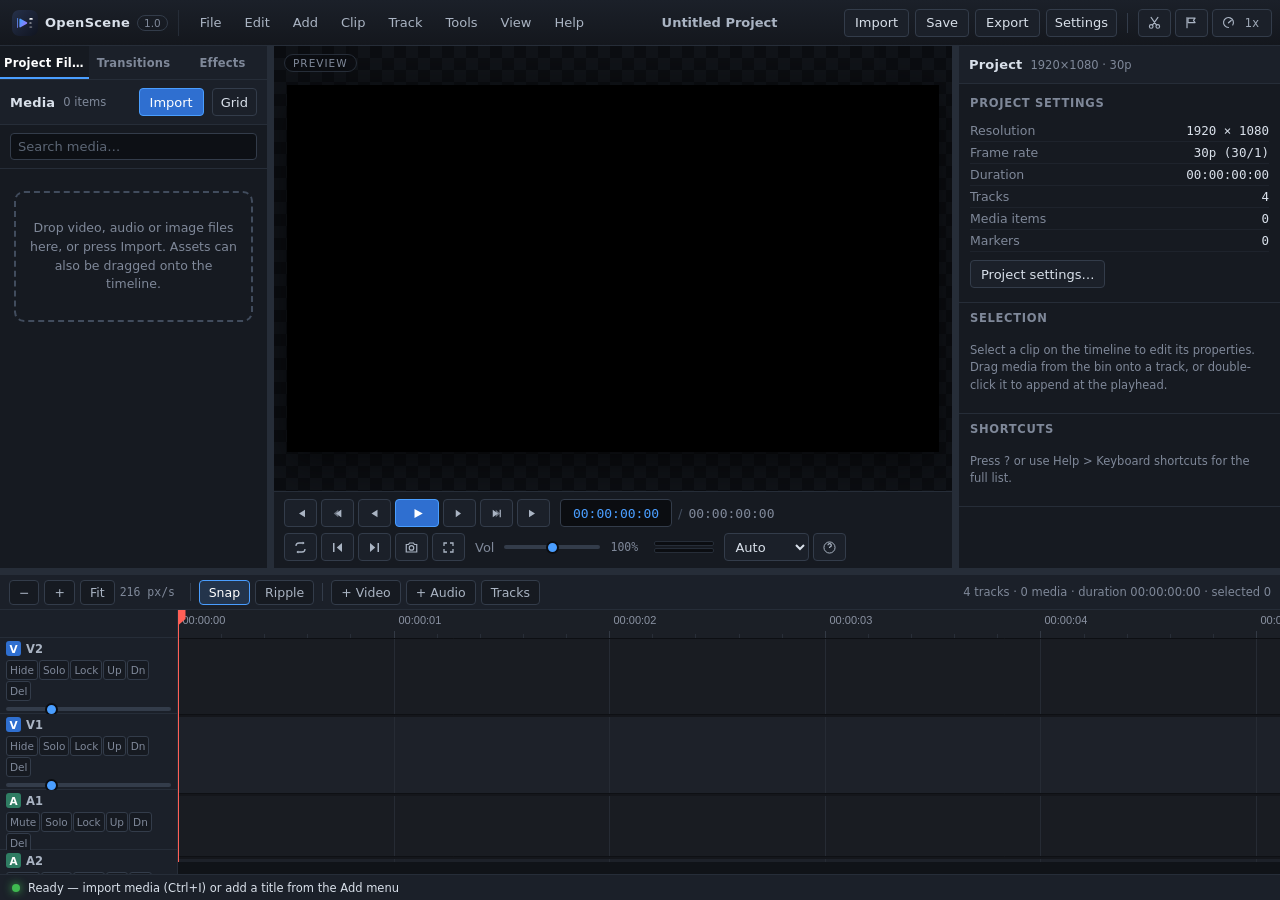
<file: index.html>
<!DOCTYPE html>
<html lang="en">
<head>
<meta charset="utf-8" />
<meta name="viewport" content="width=device-width, initial-scale=1, viewport-fit=cover, user-scalable=no" />
<meta http-equiv="X-UA-Compatible" content="IE=edge" />
<title>OpenScene — Professional open-source video editor</title>
<meta name="description" content="OpenScene is a free, open-source, professional non-linear video editor for Windows. Cut, compose, mix, title and export — entirely on your own machine." />
<meta name="color-scheme" content="dark" />
<meta name="theme-color" content="#14161b" />
<link rel="manifest" href="manifest.webmanifest" />
<link rel="icon" href="icons/icon.svg" type="image/svg+xml" />
<link rel="icon" href="icons/favicon-32.png" sizes="32x32" type="image/png" />
<link rel="apple-touch-icon" href="icons/apple-touch-icon-180.png" />
<meta name="apple-mobile-web-app-capable" content="yes" />
<meta name="mobile-web-app-capable" content="yes" />
<meta name="apple-mobile-web-app-status-bar-style" content="black-translucent" />
<meta name="apple-mobile-web-app-title" content="OpenScene" />
<meta name="application-name" content="OpenScene" />
<!-- No remote content is ever loaded; every asset is local, a blob: or a data: URL. -->
<link rel="stylesheet" href="css/app.css" />
<link rel="stylesheet" href="css/mobile.css" />
</head>
<body>
<div id="app">

  <!-- ============ menu bar ============ -->
  <header id="menubar">
    <div class="brand">
      <svg class="brand-mark" viewBox="0 0 512 512" aria-hidden="true" focusable="false">
        <defs>
          <linearGradient id="brandBadge" x1="0" y1="0" x2="1" y2="1"><stop offset="0" stop-color="#26314a"/><stop offset="1" stop-color="#101420"/></linearGradient>
          <linearGradient id="brandAccent" x1="0.1" y1="0" x2="1" y2="0.6"><stop offset="0" stop-color="#4a9eff"/><stop offset="1" stop-color="#8f7bff"/></linearGradient>
        </defs>
        <rect x="0" y="0" width="512" height="512" rx="112" fill="url(#brandBadge)"/>
        <rect x="103" y="158" width="16" height="196" rx="8" fill="url(#brandAccent)"/>
        <rect x="341" y="158" width="68" height="34" rx="17" fill="#fff" fill-opacity="0.92"/>
        <rect x="341" y="239" width="46" height="34" rx="17" fill="#fff" fill-opacity="0.55"/>
        <rect x="341" y="320" width="58" height="34" rx="17" fill="#fff" fill-opacity="0.32"/>
        <path d="M160 183.96 L160 328.04 L284.97 256 Z" fill="url(#brandAccent)" stroke="url(#brandAccent)" stroke-width="30" stroke-linejoin="round"/>
      </svg>
      <span class="brand-name">OpenScene</span>
      <span class="brand-ver" id="brandVer">1.0</span>
    </div>
    <nav class="menus">
      <button class="menu-btn" id="menuFile">File</button>
      <button class="menu-btn" id="menuEdit">Edit</button>
      <button class="menu-btn" id="menuAdd">Add</button>
      <button class="menu-btn" id="menuClip">Clip</button>
      <button class="menu-btn" id="menuTrack">Track</button>
      <button class="menu-btn" id="menuTools">Tools</button>
      <button class="menu-btn" id="menuView">View</button>
      <button class="menu-btn" id="menuHelp">Help</button>
    </nav>
    <div class="doc-title" id="docTitle" title="Current project">Untitled Project</div>
    <div class="toolbar">
      <button class="btn btn-tool" id="tbImport" title="Import media (Ctrl+I)">Import</button>
      <button class="btn btn-tool" id="tbSave" title="Save project (Ctrl+S)">Save</button>
      <button class="btn btn-tool" id="tbExport" title="Export (Ctrl+E)">Export</button>
      <button class="btn btn-icon" id="tbSettings" title="Project settings">Settings</button>

      <span class="toolbar-sep" role="separator"></span>

      <!-- Edit tools. These mirror the timeline's own shortcuts (S, M) and add
           the speed control, so the common edits do not require a right-click. -->
      <div class="toolbar-group">
        <button class="tbtn" id="tbCut" title="Cut at playhead - razor (S)" aria-label="Cut at playhead">
          <svg viewBox="0 0 20 20" aria-hidden="true"><circle cx="5.6" cy="15.2" r="2.4" fill="none" stroke="currentColor" stroke-width="1.5"/><circle cx="14.4" cy="15.2" r="2.4" fill="none" stroke="currentColor" stroke-width="1.5"/><path d="M7.3 13.4 14.6 3.2M12.7 13.4 5.4 3.2" fill="none" stroke="currentColor" stroke-width="1.5" stroke-linecap="round"/></svg>
        </button>
        <button class="tbtn" id="tbMarker" title="Add marker at playhead (M)" aria-label="Add marker at playhead">
          <svg viewBox="0 0 20 20" aria-hidden="true"><path d="M4 17V3.6" fill="none" stroke="currentColor" stroke-width="1.6" stroke-linecap="round"/><path d="M5.4 4.2h9.4l-2.2 3 2.2 3H5.4z" fill="none" stroke="currentColor" stroke-width="1.5" stroke-linejoin="round"/></svg>
        </button>
        <button class="tbtn tbtn-speed" id="tbSpeed" title="Clip speed - retime the selected clip" aria-label="Clip speed">
          <svg viewBox="0 0 20 20" aria-hidden="true"><path d="M10 16.6a6.6 6.6 0 1 1 5.7-3.3" fill="none" stroke="currentColor" stroke-width="1.5" stroke-linecap="round"/><path d="M10 10.4l3.6-3.1" fill="none" stroke="currentColor" stroke-width="1.7" stroke-linecap="round"/></svg>
          <span class="speed-badge" id="tbSpeedBadge">1x</span>
        </button>
      </div>
    </div>
  </header>

  <!-- ============ left dock: project files / transitions / effects ============ -->
  <div id="main">

    <aside id="dockLeft" class="panel panel-left" aria-label="Library">
      <div class="dock-tabs" id="dockTabs" role="tablist">
        <button class="dock-tab on" id="dockTabFiles" data-dock="binPanel" role="tab">Project Files</button>
        <button class="dock-tab" id="dockTabTransitions" data-dock="transitionsPanel" role="tab">Transitions</button>
        <button class="dock-tab" id="dockTabEffects" data-dock="effectsPanel" role="tab">Effects</button>
      </div>
      <div class="dock-panes">
        <div id="binPanel" class="dock-pane on" role="tabpanel"></div>
        <div id="transitionsPanel" class="dock-pane" role="tabpanel"></div>
        <div id="effectsPanel" class="dock-pane" role="tabpanel"></div>
      </div>
    </aside>
    <div id="splitLeft" class="splitter" title="Drag to resize"></div>

    <section id="center">
      <div id="previewWrap">
        <div id="previewStage">
          <canvas id="preview" width="1280" height="720"></canvas>
          <div id="statsBox" class="stats" style="display:none"></div>
          <div class="preview-badge" id="previewBadge">Preview</div>
        </div>

        <div id="previewControls" class="transport">
          <div class="transport-row">
            <div class="transport-group">
              <button class="tbtn" id="btnStart" title="Go to start (Home)" aria-label="Go to start">
                <svg viewBox="0 0 20 20" aria-hidden="true"><path d="M6 5v10M16 5l-8 5 8 5z"/></svg>
              </button>
              <button class="tbtn" id="btnPrevEdit" title="Previous edit point (Page Up)" aria-label="Previous edit point">
                <svg viewBox="0 0 20 20" aria-hidden="true"><path d="M5 5v10M15 5l-7 5 7 5zM11 5l-6 5 6 5z" opacity="0.55"/><path d="M15 5l-7 5 7 5z"/></svg>
              </button>
              <button class="tbtn" id="btnStepBack" title="Step back one frame (Left)" aria-label="Step back one frame">
                <svg viewBox="0 0 20 20" aria-hidden="true"><path d="M14 5l-8 5 8 5z"/></svg>
              </button>
              <button class="tbtn tbtn-play" id="btnPlay" title="Play / pause (Space)" aria-label="Play or pause">
                <svg class="ic-play" viewBox="0 0 20 20" aria-hidden="true"><path d="M6 4l11 6-11 6z"/></svg>
                <svg class="ic-pause" viewBox="0 0 20 20" aria-hidden="true"><path d="M6 5h3v10H6zM11 5h3v10h-3z"/></svg>
              </button>
              <button class="tbtn" id="btnStepFwd" title="Step forward one frame (Right)" aria-label="Step forward one frame">
                <svg viewBox="0 0 20 20" aria-hidden="true"><path d="M5 5l7 5-7 5z"/></svg>
              </button>
              <button class="tbtn" id="btnNextEdit" title="Next edit point (Page Down)" aria-label="Next edit point">
                <svg viewBox="0 0 20 20" aria-hidden="true"><path d="M5 5l7 5-7 5z"/><path d="M9 5l6 5-6 5z" opacity="0.55"/><path d="M15 5v10" stroke="currentColor" stroke-width="1.6" fill="none"/></svg>
              </button>
              <button class="tbtn" id="btnEnd" title="Go to end (End)" aria-label="Go to end">
                <svg viewBox="0 0 20 20" aria-hidden="true"><path d="M14 5v10M4 5l8 5-8 5z"/></svg>
              </button>
            </div>

            <div class="transport-group timecode-group">
              <input class="tc-input" id="tcInput" value="00:00:00:00" spellcheck="false" title="Timecode (hh:mm:ss:ff) — type a value and press Enter" />
              <span class="tc-sep">/</span>
              <span class="tc-dur" id="tcDur" title="Project duration">00:00:00:00</span>
            </div>

            <div class="transport-group">
              <button class="tbtn" id="btnLoop" title="Toggle loop playback (L)" aria-label="Loop">
                <svg viewBox="0 0 20 20" aria-hidden="true"><path d="M4 8a4 4 0 0 1 4-4h6M16 12a4 4 0 0 1-4 4H6" fill="none" stroke="currentColor" stroke-width="1.7"/><path d="M13 2l2.5 2L13 6zM7 14l-2.5 2L7 18z"/></svg>
              </button>
              <button class="tbtn" id="btnIn" title="Set in point (I)" aria-label="Set in point">
                <svg viewBox="0 0 20 20" aria-hidden="true"><path d="M4 4h2v12H4zM16 4l-7 6 7 6z"/></svg>
              </button>
              <button class="tbtn" id="btnOut" title="Set out point (O)" aria-label="Set out point">
                <svg viewBox="0 0 20 20" aria-hidden="true"><path d="M14 4h2v12h-2zM4 4l7 6-7 6z"/></svg>
              </button>
              <button class="tbtn" id="btnSnapshot" title="Export the current frame as a PNG (Ctrl+Shift+E)" aria-label="Save frame">
                <svg viewBox="0 0 20 20" aria-hidden="true"><path d="M3 6h3l1.4-2h5.2L14 6h3v10H3z" fill="none" stroke="currentColor" stroke-width="1.6"/><circle cx="10" cy="10.5" r="3" fill="none" stroke="currentColor" stroke-width="1.6"/></svg>
              </button>
              <button class="tbtn" id="btnFullscreen" title="Fullscreen preview (F11)" aria-label="Fullscreen">
                <svg viewBox="0 0 20 20" aria-hidden="true"><path d="M4 8V4h4M16 8V4h-4M4 12v4h4M16 12v4h-4" fill="none" stroke="currentColor" stroke-width="1.7"/></svg>
              </button>
            </div>

            <div class="transport-group audio-group">
              <span class="vol-ico" title="Master volume">Vol</span>
              <input type="range" id="volRange" min="0" max="200" value="100" class="vol-range" />
              <span class="vol-label" id="volLabel">100%</span>
              <div class="meter" title="Output level">
                <div class="meter-bar"><div class="meter-fill" id="meterL"></div></div>
                <div class="meter-bar"><div class="meter-fill" id="meterR"></div></div>
              </div>
            </div>

            <div class="transport-group">
              <select id="prQuality" class="mini-select" title="Preview quality">
                <option value="auto" selected>Auto</option>
                <option value="1">Full</option>
                <option value="0.5">Half</option>
                <option value="0.25">Quarter</option>
              </select>
              <button class="tbtn" id="tbShortcuts" title="Keyboard shortcuts (?)" aria-label="Shortcuts">
                <svg viewBox="0 0 20 20" aria-hidden="true"><path d="M8 7a2.2 2.2 0 1 1 3 2c-.7.4-1 .8-1 1.6M10 14.5h.01" fill="none" stroke="currentColor" stroke-width="1.7"/><circle cx="10" cy="10" r="7.4" fill="none" stroke="currentColor" stroke-width="1.3"/></svg>
              </button>
            </div>
          </div>
        </div>
      </div>
    </section>

    <div id="splitRight" class="splitter" title="Drag to resize"></div>
    <aside id="propsPanel" class="panel panel-right" aria-label="Properties"></aside>
  </div>

  <!-- ============ timeline ============ -->
  <div id="splitTimeline" class="splitter horizontal" title="Drag to resize the timeline"></div>
  <div id="timelinePanel"></div>

  <!-- ============ mobile pane bar (phones and small tablets only) ============ -->
  <nav id="mobileBar" aria-label="Workspace">
    <button class="mbar-btn on" data-pane="preview" aria-label="Preview">
      <svg viewBox="0 0 24 24" aria-hidden="true"><rect x="2.5" y="4.5" width="19" height="15" rx="2.5"/><path d="M9 9.4l5 2.6-5 2.6z"/></svg><span>Preview</span>
    </button>
    <button class="mbar-btn" data-pane="library" aria-label="Library">
      <svg viewBox="0 0 24 24" aria-hidden="true"><path d="M3 7.5A2 2 0 0 1 5 5.5h3.6l1.9 2.2H19a2 2 0 0 1 2 2v7.3a2 2 0 0 1-2 2H5a2 2 0 0 1-2-2z"/></svg><span>Library</span>
    </button>
    <button class="mbar-btn" data-pane="props" aria-label="Inspector">
      <svg viewBox="0 0 24 24" aria-hidden="true"><path d="M4 7h9M19 7h1M4 12h3M13 12h7M4 17h7M17 17h3"/><circle cx="15.5" cy="7" r="2"/><circle cx="10" cy="12" r="2"/><circle cx="14" cy="17" r="2"/></svg><span>Inspector</span>
    </button>
    <button class="mbar-btn" id="mbarTimeline" aria-label="Maximise the timeline">
      <svg viewBox="0 0 24 24" aria-hidden="true"><rect x="3" y="5" width="18" height="4.5" rx="1.6"/><rect x="3" y="12" width="18" height="4.5" rx="1.6"/></svg><span>Timeline</span>
    </button>
  </nav>

  <!-- ============ status bar ============ -->
  <footer id="statusbar">
    <span class="status-dot"></span>
    <span id="statusMsg" class="status-msg"></span>
    <span class="spacer"></span>
    <span id="statusRight" class="status-right"></span>
  </footer>

</div>

<noscript>
  <div class="boot-error"><b>OpenScene needs JavaScript.</b><p>This editor runs entirely in your browser engine; please enable JavaScript and reload.</p></div>
</noscript>

<!-- ============ engine (classic scripts, ordered) ============ -->
<script src="js/util.js"></script>
<script src="js/timebase.js"></script>
<script src="js/model.js"></script>
<script src="js/commands.js"></script>
<script src="js/effects.js"></script>
<script src="js/transitions.js"></script>
<script src="js/customtrans.js"></script>
<script src="js/titles.js"></script>
<script src="js/renderer.js"></script>
<script src="js/media.js"></script>
<script src="js/player.js"></script>
<script src="js/wav.js"></script>
<script src="js/zip.js"></script>
<script src="js/mp4muxer.js"></script>
<script src="js/export.js"></script>
<script src="js/timeline.js"></script>
<script src="js/library.js"></script>
<script src="js/bin.js"></script>
<script src="js/properties.js"></script>
<script src="js/scopes.js"></script>
<script src="js/mobile.js"></script>
<script src="js/dialogs.js"></script>
<script src="js/shortcuts.js"></script>
<script src="js/osp.js"></script>
<script src="js/persist.js"></script>
<script src="js/workspaces.js"></script>
<script src="js/selftest.js"></script>
<script src="js/app.js"></script>
<script>
/* Installable PWA (desktop browsers). Skipped inside
   the native Windows and mobile shells, which already run from local disk. */
(function () {
  if (window.openscene) return;
  if (!/^https?:$/.test(location.protocol)) return;
  if (!('serviceWorker' in navigator)) return;
  window.addEventListener('load', function () {
    navigator.serviceWorker.register('sw.js').catch(function (e) {
      console.warn('service worker unavailable:', e && e.message);
    });
  });
})();
</script>
</body>
</html>
</file>
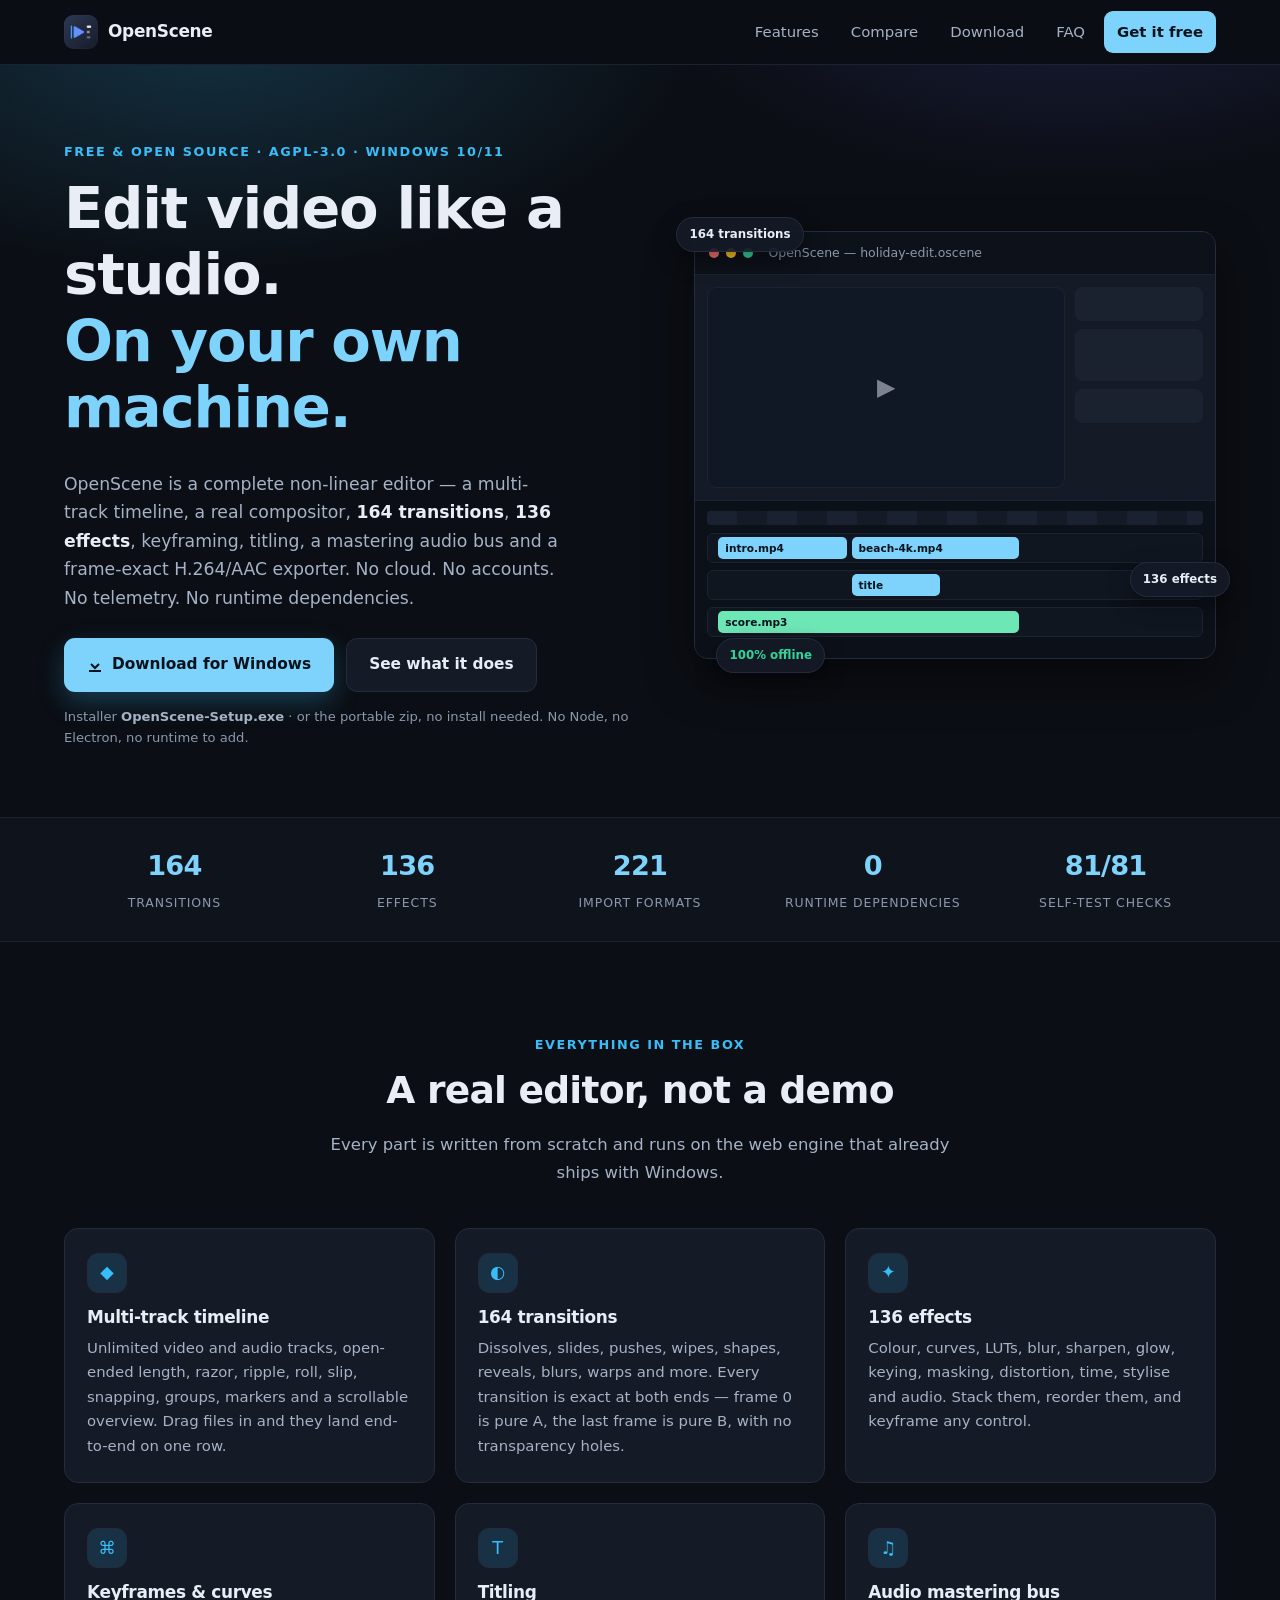
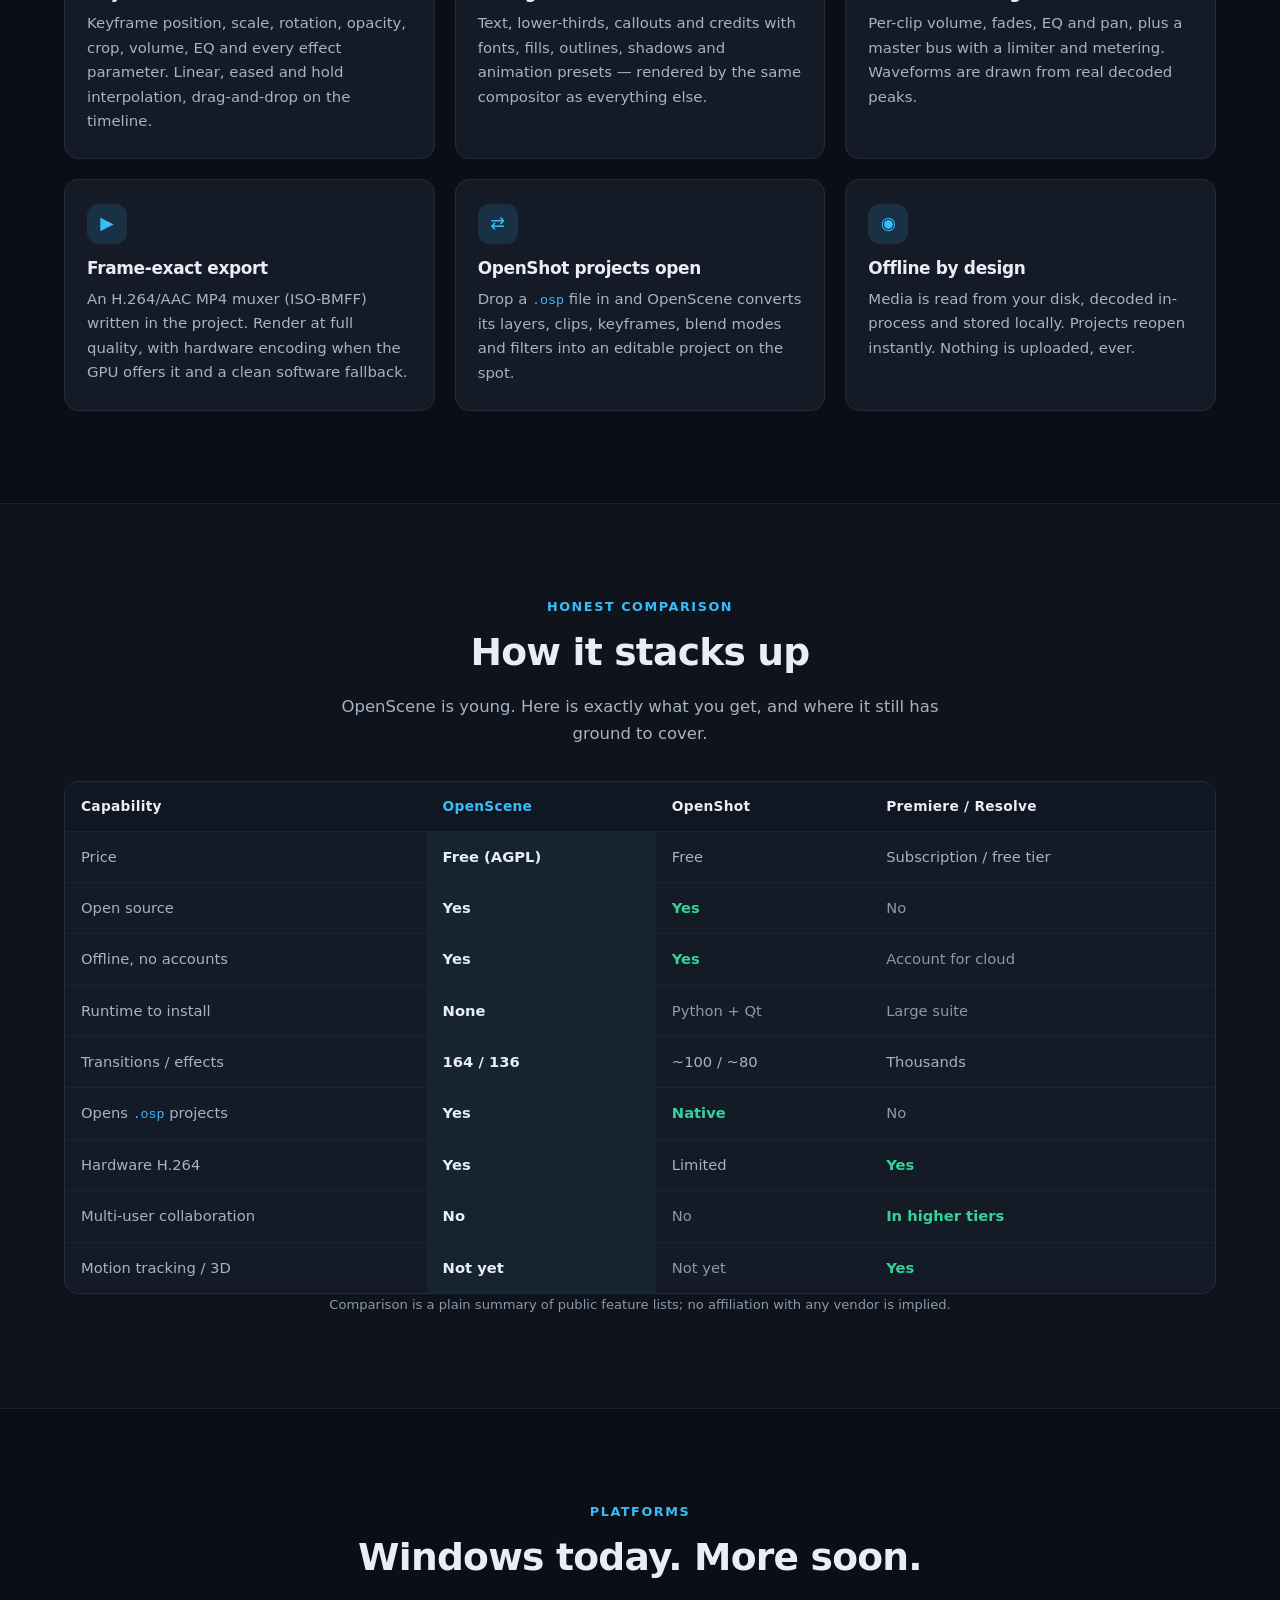
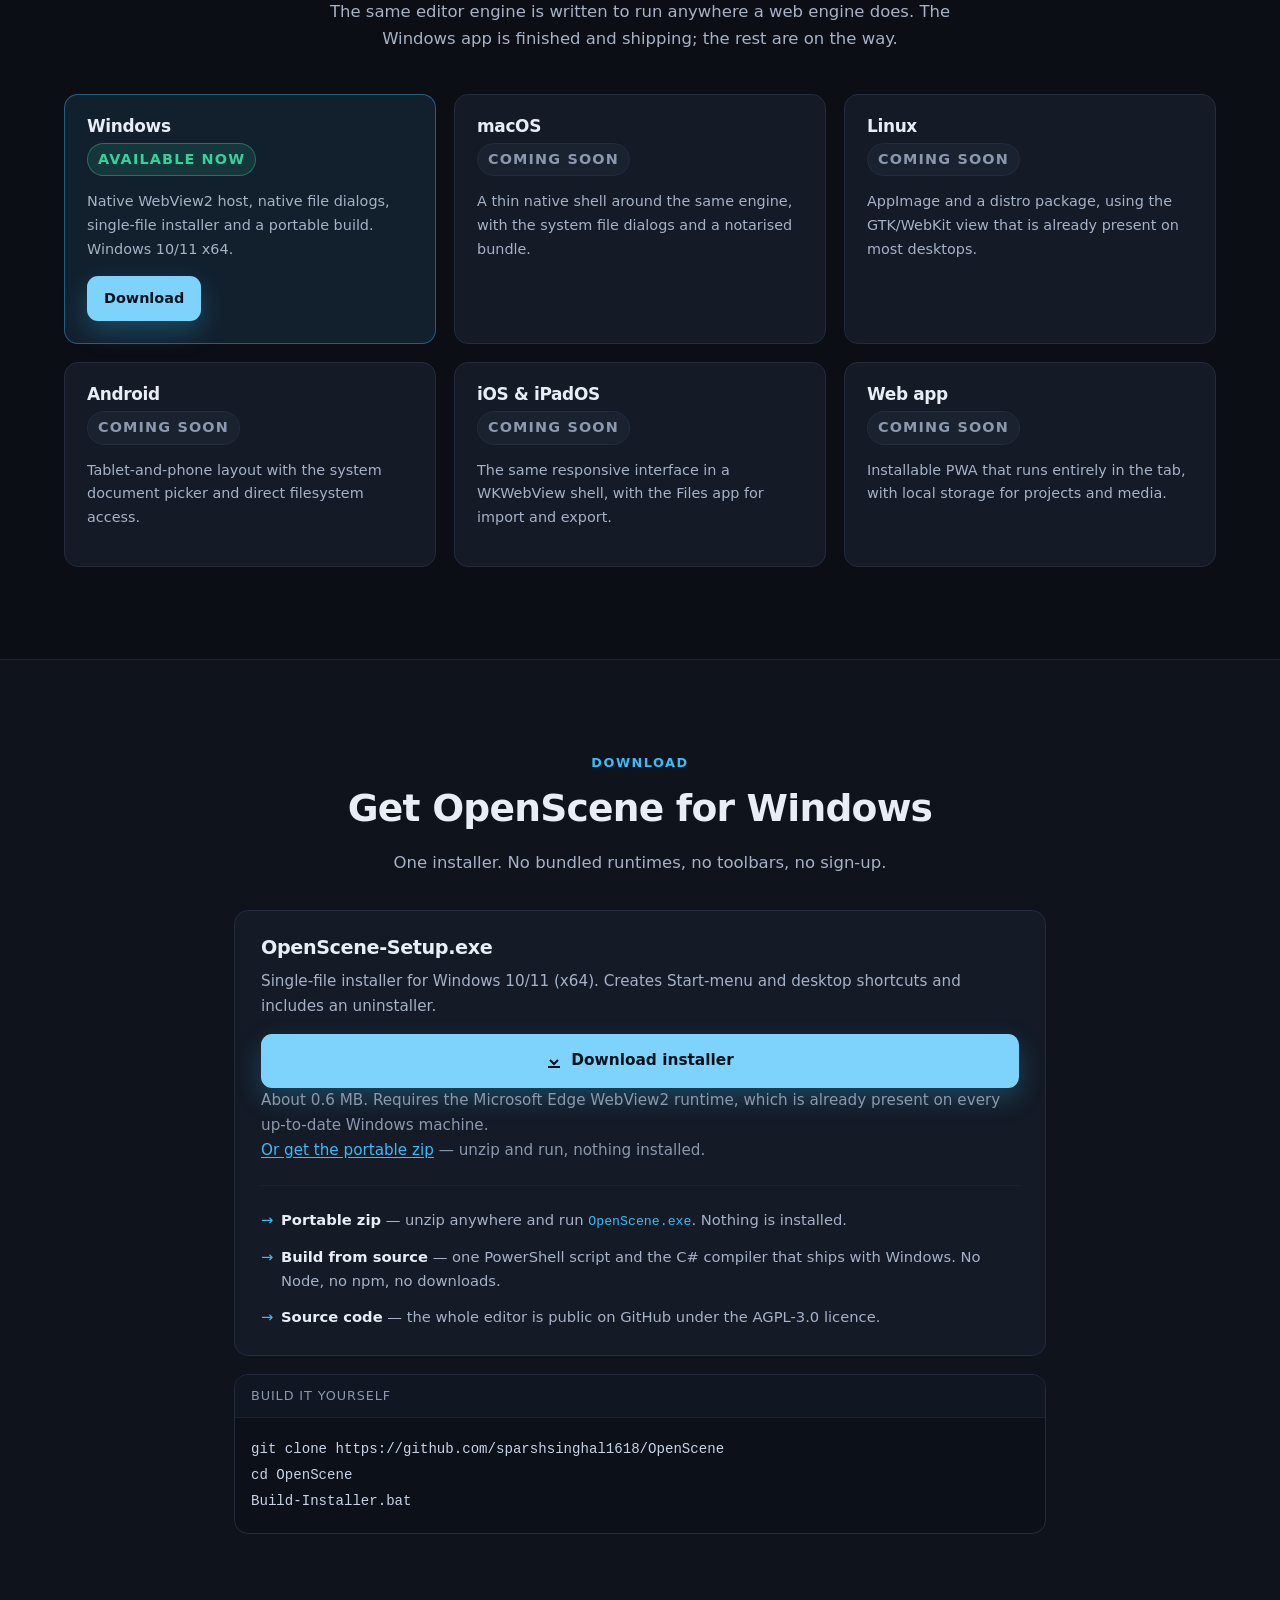
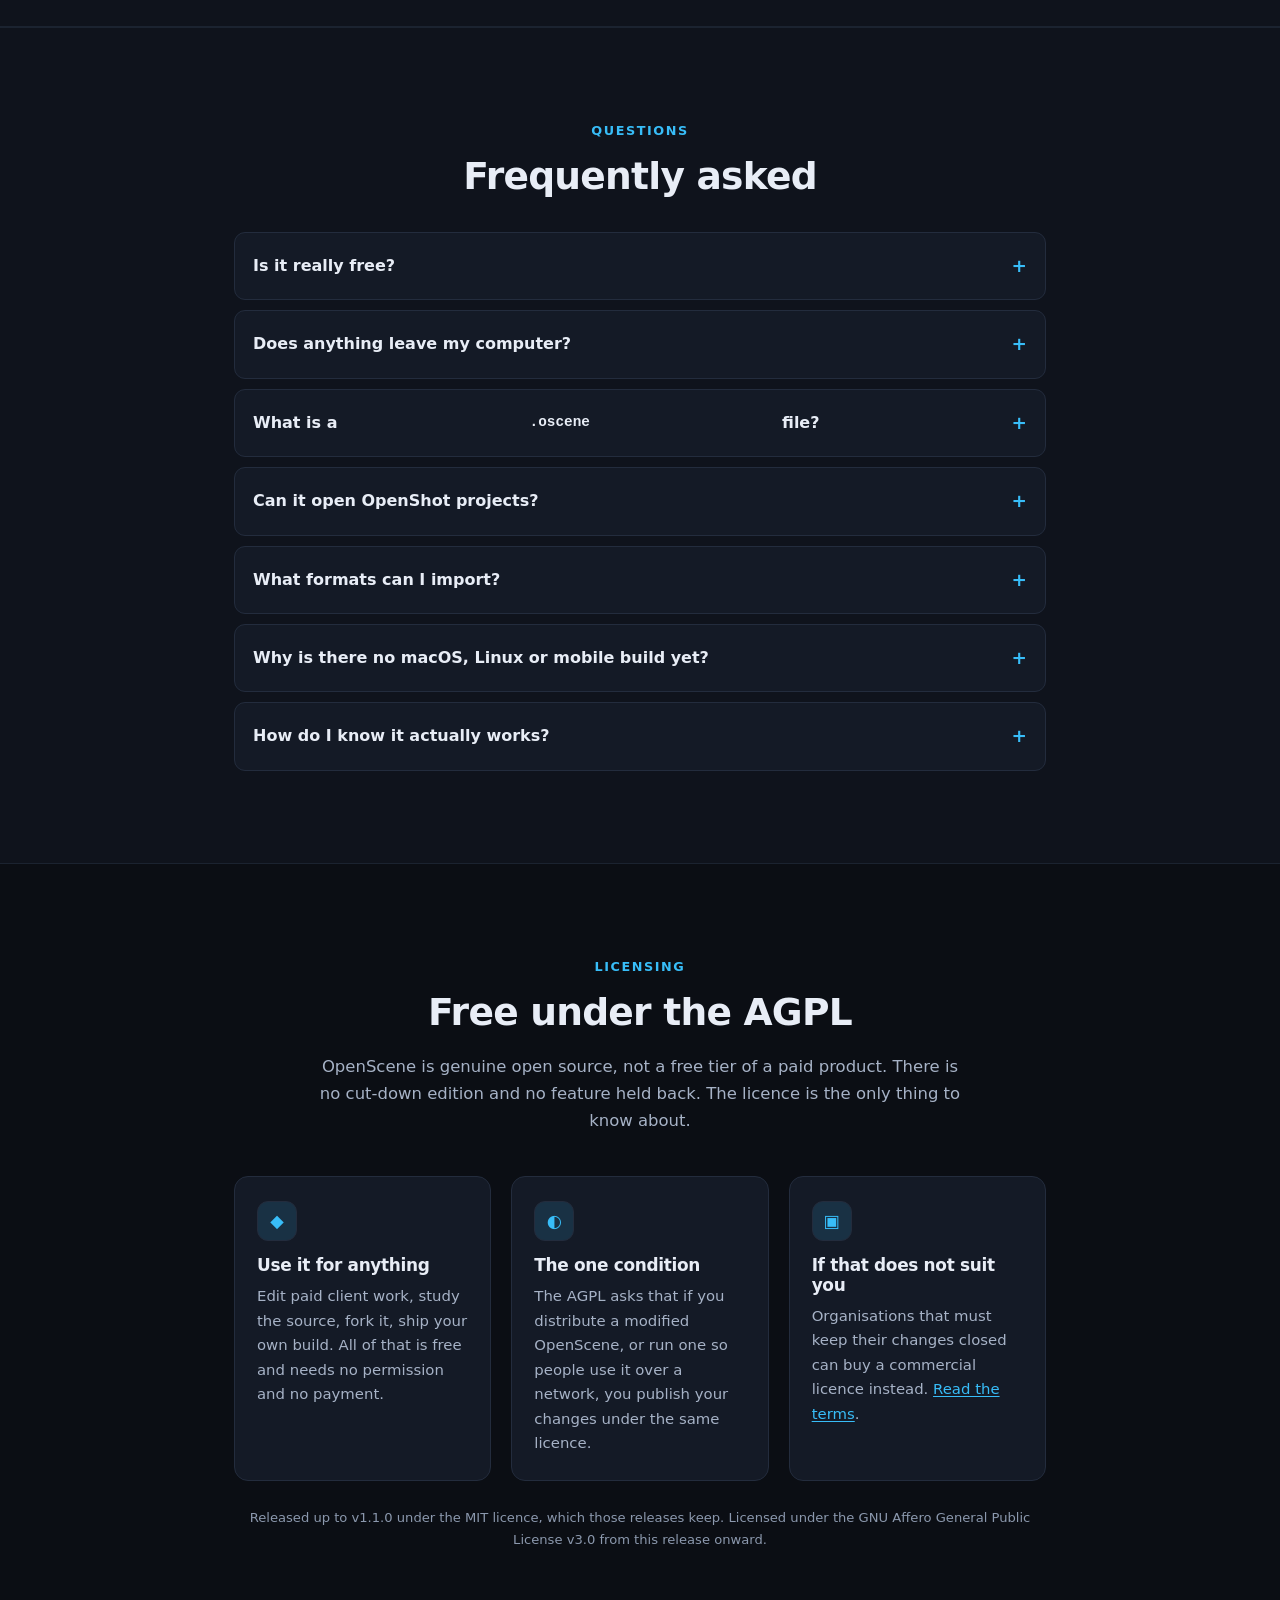
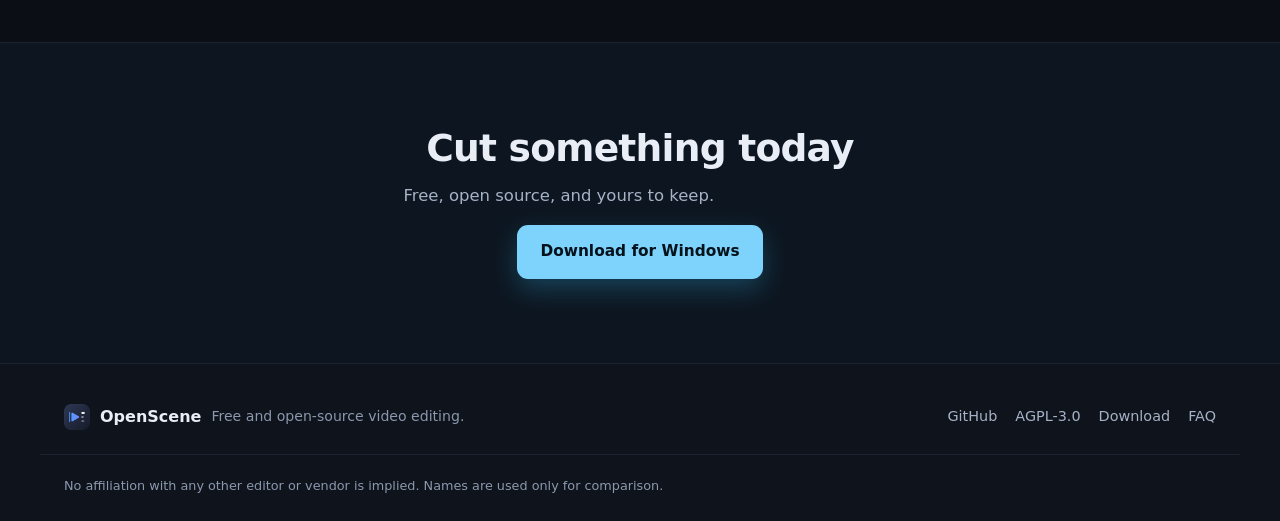
<file: docs/index.html>
<!DOCTYPE html>
<html lang="en">
<head>
<meta charset="utf-8" />
<meta name="viewport" content="width=device-width, initial-scale=1, viewport-fit=cover" />
<title>OpenScene — free, open-source video editor for Windows</title>
<meta name="description" content="OpenScene is a free, open-source, professional non-linear video editor for Windows. 164 transitions, 136 effects, keyframing, titling, a mastering audio bus and a frame-exact H.264/AAC exporter — all offline, with zero runtime dependencies." />
<meta name="color-scheme" content="dark" />
<meta name="theme-color" content="#0b0e14" />
<meta name="format-detection" content="telephone=no" />
<meta name="mobile-web-app-capable" content="yes" />
<meta name="apple-mobile-web-app-capable" content="yes" />
<meta name="apple-mobile-web-app-status-bar-style" content="black-translucent" />
<meta name="apple-mobile-web-app-title" content="OpenScene" />
<meta property="og:title" content="OpenScene — free, open-source video editor for Windows" />
<meta property="og:description" content="A complete NLE that runs entirely on your PC. No cloud, no accounts, no telemetry, no runtime dependencies." />
<meta property="og:type" content="website" />
<meta property="og:url" content="https://sparshsinghal1618.github.io/OpenScene/" />
<meta property="og:image" content="https://sparshsinghal1618.github.io/OpenScene/icons/icon-512.png" />
<meta name="twitter:card" content="summary_large_image" />
<link rel="icon" href="icons/favicon-32.png" sizes="32x32" />
<link rel="icon" href="icons/favicon-16.png" sizes="16x16" />
<link rel="apple-touch-icon" href="icons/apple-touch-icon-180.png" />
<link rel="manifest" href="manifest.webmanifest" />
<link rel="stylesheet" href="site.css?v=6" />
</head>
<body>

<a class="skip" href="#main">Skip to content</a>

<header class="top" id="top">
  <div class="wrap top-in">
    <a class="brand" href="#top">
      <img src="icons/icon-192.png" width="34" height="34" alt="" />
      <span class="brand-name">OpenScene</span>
    </a>
    <nav class="nav" aria-label="Primary">
      <a href="#features">Features</a>
      <a href="#compare">Compare</a>
      <a href="#download">Download</a>
      <a href="#faq">FAQ</a>
      <a class="nav-cta" href="#download">Get it free</a>
    </nav>
    <button class="menu-btn" id="menuBtn" aria-expanded="false" aria-controls="mobileNav" aria-label="Open menu">
      <span></span><span></span><span></span>
    </button>
  </div>
  <div class="mobile-nav" id="mobileNav" hidden>
    <a href="#features">Features</a>
    <a href="#compare">Compare</a>
    <a href="#download">Download</a>
    <a href="#faq">FAQ</a>
  </div>
</header>

<main id="main">

<!-- ------------------------------------------------ hero -->
<section class="hero">
  <div class="hero-glow" aria-hidden="true"></div>
  <div class="wrap hero-in">
    <div class="hero-copy">
      <p class="eyebrow">Free &amp; open source · AGPL-3.0 · Windows 10/11</p>
      <h1>Edit video like a studio.<br /><span class="grad">On your own machine.</span></h1>
      <p class="lede">
        OpenScene is a complete non-linear editor — a multi-track timeline, a real
        compositor, <b>164 transitions</b>, <b>136 effects</b>, keyframing, titling, a
        mastering audio bus and a frame-exact H.264/AAC exporter. No cloud. No accounts.
        No telemetry. No runtime dependencies.
      </p>
      <div class="hero-actions">
        <a class="btn primary" href="#download">
          <svg viewBox="0 0 16 16" width="16" height="16" aria-hidden="true"><path fill="currentColor" d="M8 1v8.6L4.7 6.3 3.3 7.7 8 12.4l4.7-4.7-1.4-1.4L8 9.6V1zM2 13h12v2H2z"/></svg>
          Download for Windows
        </a>
        <a class="btn ghost" href="#features">See what it does</a>
      </div>
      <p class="micro">Installer <b>OpenScene-Setup.exe</b> · or the portable zip, no install needed. No Node, no Electron, no runtime to add.</p>
    </div>

    <div class="hero-art" aria-hidden="true">
      <div class="app-mock">
        <div class="mock-bar"><i></i><i></i><i></i><span>OpenScene — holiday-edit.oscene</span></div>
        <div class="mock-body">
          <div class="mock-preview"><span class="play">▶</span></div>
          <div class="mock-side">
            <div class="mrow"></div><div class="mrow"></div><div class="mrow"></div>
          </div>
        </div>
        <div class="mock-tl">
          <div class="tk"></div>
          <div class="track"><span class="clip v" style="left:2%;width:26%">intro.mp4</span><span class="clip v" style="left:29%;width:34%">beach-4k.mp4</span></div>
          <div class="track"><span class="clip v" style="left:29%;width:18%">title</span></div>
          <div class="track"><span class="clip a" style="left:2%;width:61%">score.mp3</span></div>
        </div>
      </div>
      <div class="badge-float b1">164 transitions</div>
      <div class="badge-float b2">136 effects</div>
      <div class="badge-float b3">100% offline</div>
    </div>
  </div>
</section>

<!-- ------------------------------------------------ stats strip -->
<section class="strip">
  <div class="wrap strip-in">
    <div><b>164</b><span>transitions</span></div>
    <div><b>136</b><span>effects</span></div>
    <div><b>221</b><span>import formats</span></div>
    <div><b>0</b><span>runtime dependencies</span></div>
    <div><b>81/81</b><span>self-test checks</span></div>
  </div>
</section>

<!-- ------------------------------------------------ features -->
<section class="section" id="features">
  <div class="wrap">
    <p class="eyebrow center">Everything in the box</p>
    <h2 class="center">A real editor, not a demo</h2>
    <p class="sub center">Every part is written from scratch and runs on the web engine that already ships with Windows.</p>

    <div class="grid">
      <article class="card">
        <div class="ico">◆</div>
        <h3>Multi-track timeline</h3>
        <p>Unlimited video and audio tracks, open-ended length, razor, ripple, roll, slip, snapping, groups, markers and a scrollable overview. Drag files in and they land end-to-end on one row.</p>
      </article>
      <article class="card">
        <div class="ico">◐</div>
        <h3>164 transitions</h3>
        <p>Dissolves, slides, pushes, wipes, shapes, reveals, blurs, warps and more. Every transition is exact at both ends — frame 0 is pure A, the last frame is pure B, with no transparency holes.</p>
      </article>
      <article class="card">
        <div class="ico">✦</div>
        <h3>136 effects</h3>
        <p>Colour, curves, LUTs, blur, sharpen, glow, keying, masking, distortion, time, stylise and audio. Stack them, reorder them, and keyframe any control.</p>
      </article>
      <article class="card">
        <div class="ico">⌘</div>
        <h3>Keyframes &amp; curves</h3>
        <p>Keyframe position, scale, rotation, opacity, crop, volume, EQ and every effect parameter. Linear, eased and hold interpolation, drag-and-drop on the timeline.</p>
      </article>
      <article class="card">
        <div class="ico">T</div>
        <h3>Titling</h3>
        <p>Text, lower-thirds, callouts and credits with fonts, fills, outlines, shadows and animation presets — rendered by the same compositor as everything else.</p>
      </article>
      <article class="card">
        <div class="ico">♫</div>
        <h3>Audio mastering bus</h3>
        <p>Per-clip volume, fades, EQ and pan, plus a master bus with a limiter and metering. Waveforms are drawn from real decoded peaks.</p>
      </article>
      <article class="card">
        <div class="ico">▶</div>
        <h3>Frame-exact export</h3>
        <p>An H.264/AAC MP4 muxer (ISO-BMFF) written in the project. Render at full quality, with hardware encoding when the GPU offers it and a clean software fallback.</p>
      </article>
      <article class="card">
        <div class="ico">⇄</div>
        <h3>OpenShot projects open</h3>
        <p>Drop a <code>.osp</code> file in and OpenScene converts its layers, clips, keyframes, blend modes and filters into an editable project on the spot.</p>
      </article>
      <article class="card">
        <div class="ico">◉</div>
        <h3>Offline by design</h3>
        <p>Media is read from your disk, decoded in-process and stored locally. Projects reopen instantly. Nothing is uploaded, ever.</p>
      </article>
    </div>
  </div>
</section>

<!-- ------------------------------------------------ compare -->
<section class="section alt" id="compare">
  <div class="wrap">
    <p class="eyebrow center">Honest comparison</p>
    <h2 class="center">How it stacks up</h2>
    <p class="sub center">OpenScene is young. Here is exactly what you get, and where it still has ground to cover.</p>
    <div class="tablewrap">
      <table class="cmp">
        <thead>
          <tr><th>Capability</th><th class="us">OpenScene</th><th>OpenShot</th><th>Premiere / Resolve</th></tr>
        </thead>
        <tbody>
          <tr><td>Price</td><td class="us">Free (AGPL)</td><td>Free</td><td>Subscription / free tier</td></tr>
          <tr><td>Open source</td><td class="us yes">Yes</td><td class="yes">Yes</td><td class="no">No</td></tr>
          <tr><td>Offline, no accounts</td><td class="us yes">Yes</td><td class="yes">Yes</td><td class="no dont">Account for cloud</td></tr>
          <tr><td>Runtime to install</td><td class="us yes">None</td><td class="no">Python + Qt</td><td class="no">Large suite</td></tr>
          <tr><td>Transitions / effects</td><td class="us">164 / 136</td><td>~100 / ~80</td><td>Thousands</td></tr>
          <tr><td>Opens <code>.osp</code> projects</td><td class="us yes">Yes</td><td class="yes">Native</td><td class="no">No</td></tr>
          <tr><td>Hardware H.264</td><td class="us yes">Yes</td><td>Limited</td><td class="yes">Yes</td></tr>
          <tr><td>Multi-user collaboration</td><td class="us no">No</td><td class="no">No</td><td class="yes">In higher tiers</td></tr>
          <tr><td>Motion tracking / 3D</td><td class="us no">Not yet</td><td class="no">Not yet</td><td class="yes">Yes</td></tr>
        </tbody>
      </table>
    </div>
    <p class="micro center">Comparison is a plain summary of public feature lists; no affiliation with any vendor is implied.</p>
  </div>
</section>

<!-- ------------------------------------------------ platforms -->
<section class="section" id="platforms">
  <div class="wrap">
    <p class="eyebrow center">Platforms</p>
    <h2 class="center">Windows today. More soon.</h2>
    <p class="sub center">The same editor engine is written to run anywhere a web engine does. The Windows app is finished and shipping; the rest are on the way.</p>
    <div class="plats">
      <div class="plat ready">
        <h3>Windows</h3>
        <p class="tag ok">Available now</p>
        <p>Native WebView2 host, native file dialogs, single-file installer and a portable build. Windows 10/11 x64.</p>
        <a class="btn small primary" href="#download">Download</a>
      </div>
      <div class="plat">
        <h3>macOS</h3>
        <p class="tag">Coming soon</p>
        <p>A thin native shell around the same engine, with the system file dialogs and a notarised bundle.</p>
      </div>
      <div class="plat">
        <h3>Linux</h3>
        <p class="tag">Coming soon</p>
        <p>AppImage and a distro package, using the GTK/WebKit view that is already present on most desktops.</p>
      </div>
      <div class="plat">
        <h3>Android</h3>
        <p class="tag">Coming soon</p>
        <p>Tablet-and-phone layout with the system document picker and direct filesystem access.</p>
      </div>
      <div class="plat">
        <h3>iOS &amp; iPadOS</h3>
        <p class="tag">Coming soon</p>
        <p>The same responsive interface in a WKWebView shell, with the Files app for import and export.</p>
      </div>
      <div class="plat">
        <h3>Web app</h3>
        <p class="tag">Coming soon</p>
        <p>Installable PWA that runs entirely in the tab, with local storage for projects and media.</p>
      </div>
    </div>
  </div>
</section>

<!-- ------------------------------------------------ download -->
<section class="section alt" id="download">
  <div class="wrap narrow">
    <p class="eyebrow center">Download</p>
    <h2 class="center">Get OpenScene for Windows</h2>
    <p class="sub center">One installer. No bundled runtimes, no toolbars, no sign-up.</p>

    <div class="dl">
      <div class="dl-main">
        <h3>OpenScene-Setup.exe</h3>
        <p>Single-file installer for Windows 10/11 (x64). Creates Start-menu and desktop shortcuts and includes an uninstaller.</p>
        <a class="btn primary wide" href="https://github.com/sparshsinghal1618/OpenScene/releases/latest/download/OpenScene-Setup.exe">
          <svg viewBox="0 0 16 16" width="16" height="16" aria-hidden="true"><path fill="currentColor" d="M8 1v8.6L4.7 6.3 3.3 7.7 8 12.4l4.7-4.7-1.4-1.4L8 9.6V1zM2 13h12v2H2z"/></svg>
          Download installer
        </a>
        <p class="micro">About 0.6 MB. Requires the Microsoft Edge WebView2 runtime, which is already present on every up-to-date Windows machine.</p>
        <p class="micro"><a class="inline-link" href="https://github.com/sparshsinghal1618/OpenScene/releases/latest/download/OpenScene-portable.zip">Or get the portable zip</a> — unzip and run, nothing installed.</p>
      </div>
      <ul class="dl-alt">
        <li><b>Portable zip</b> — unzip anywhere and run <code>OpenScene.exe</code>. Nothing is installed.</li>
        <li><b>Build from source</b> — one PowerShell script and the C# compiler that ships with Windows. No Node, no npm, no downloads.</li>
        <li><b>Source code</b> — the whole editor is public on GitHub under the AGPL-3.0 licence.</li>
      </ul>
    </div>

    <div class="cmd">
      <div class="cmd-head"><span>Build it yourself</span></div>
      <pre><code>git clone https://github.com/sparshsinghal1618/OpenScene
cd OpenScene
Build-Installer.bat</code></pre>
    </div>
  </div>
</section>

<!-- ------------------------------------------------ faq -->
<section class="section alt" id="faq">
  <div class="wrap narrow">
    <p class="eyebrow center">Questions</p>
    <h2 class="center">Frequently asked</h2>
    <div class="faq">
      <details>
        <summary>Is it really free?</summary>
        <p>Yes. OpenScene is released under the AGPL-3.0 and costs nothing. Use it for paid work, modify it, and share it freely. The one condition is that if you distribute a modified version, or run one as a network service, you publish your changes under the same licence. Companies that cannot accept that can buy a <a class="inline-link" href="#licensing">commercial licence</a>.</p>
      </details>
      <details>
        <summary>Does anything leave my computer?</summary>
        <p>No. OpenScene never makes a network request. Media is read from your disk, decoded in-process, and stored locally so projects reopen instantly.</p>
      </details>
      <details>
        <summary>What is a <code>.oscene</code> file?</summary>
        <p>It is OpenScene's own project format — plain JSON, so it is inspectable and diff-friendly. Older <code>.osceneproj</code> files still open.</p>
      </details>
      <details>
        <summary>Can it open OpenShot projects?</summary>
        <p>Yes. Open a <code>.osp</code> file and OpenScene converts its layers, clips, keyframes, blend modes and filters into an editable project. Anything it cannot map is counted and reported rather than silently dropped.</p>
      </details>
      <details>
        <summary>What formats can I import?</summary>
        <p>Every container and codec the underlying web engine can decode — 221 extensions across video, audio and images, with a clear message when a codec is genuinely unsupported. Just drop files onto the window.</p>
      </details>
      <details>
        <summary>Why is there no macOS, Linux or mobile build yet?</summary>
        <p>The editor engine is written to be platform-neutral and already runs in a plain browser tab. Those targets need their own thin native shells and, for the mobile stores, signing and store review. They are marked coming soon on this page.</p>
      </details>
      <details>
        <summary>How do I know it actually works?</summary>
        <p>It ships with an end-to-end acceptance suite that exercises the model, the compositor, the exporter, the muxer and the project formats. It currently reports 81 passed, 0 failed — you can run it from the Help menu.</p>
      </details>
    </div>
  </div>
</section>

<!-- ------------------------------------------------ licensing -->
<section class="section" id="licensing">
  <div class="wrap narrow">
    <p class="eyebrow center">Licensing</p>
    <h2 class="center">Free under the AGPL</h2>
    <p class="sub center">
      OpenScene is genuine open source, not a free tier of a paid product. There is no
      cut-down edition and no feature held back. The licence is the only thing to know about.
    </p>

    <div class="grid">
      <article class="card">
        <div class="ico">◆</div>
        <h3>Use it for anything</h3>
        <p>Edit paid client work, study the source, fork it, ship your own build. All of that is free and needs no permission and no payment.</p>
      </article>
      <article class="card">
        <div class="ico">◐</div>
        <h3>The one condition</h3>
        <p>The AGPL asks that if you distribute a modified OpenScene, or run one so people use it over a network, you publish your changes under the same licence.</p>
      </article>
      <article class="card">
        <div class="ico">▣</div>
        <h3>If that does not suit you</h3>
        <p>Organisations that must keep their changes closed can buy a commercial licence instead. <a class="inline-link" href="https://github.com/sparshsinghal1618/OpenScene/blob/master/LICENSING.md">Read the terms</a>.</p>
      </article>
    </div>

    <p class="micro center" style="margin-top:26px">
      Released up to v1.1.0 under the MIT licence, which those releases keep. Licensed under the
      GNU Affero General Public License v3.0 from this release onward.
    </p>
  </div>
</section>

<!-- ------------------------------------------------ cta -->
<section class="cta">
  <div class="wrap narrow center">
    <h2>Cut something today</h2>
    <p class="sub">Free, open source, and yours to keep.</p>
    <a class="btn primary" href="#download">Download for Windows</a>
  </div>
</section>

</main>

<footer class="foot">
  <div class="wrap foot-in">
    <div class="foot-brand">
      <img src="icons/icon-192.png" width="26" height="26" alt="" />
      <b>OpenScene</b>
      <span>Free and open-source video editing.</span>
    </div>
    <div class="foot-links">
      <a href="https://github.com/sparshsinghal1618/OpenScene">GitHub</a>
      <a href="https://github.com/sparshsinghal1618/OpenScene/blob/master/LICENSE">AGPL-3.0</a>
      <a href="#download">Download</a>
      <a href="#faq">FAQ</a>
    </div>
  </div>
  <div class="wrap foot-fine">
    <p>No affiliation with any other editor or vendor is implied. Names are used only for comparison.</p>
  </div>
</footer>

<script>
(function () {
  var btn = document.getElementById('menuBtn');
  var nav = document.getElementById('mobileNav');

  function setMenu(open) {
    if (!btn || !nav) return;
    if (open) { nav.removeAttribute('hidden'); }
    else { nav.setAttribute('hidden', ''); }
    btn.setAttribute('aria-expanded', open ? 'true' : 'false');
    btn.setAttribute('aria-label', open ? 'Close menu' : 'Open menu');
    document.body.classList.toggle('menu-open', open);
  }

  if (btn && nav) {
    btn.addEventListener('click', function (e) {
      e.stopPropagation();
      setMenu(nav.hasAttribute('hidden'));
    });
    nav.addEventListener('click', function (e) {
      if (e.target.tagName === 'A') setMenu(false);
    });
    // Tap outside, press Escape, or rotate/resize back to desktop closes it.
    document.addEventListener('click', function (e) {
      if (!nav.hasAttribute('hidden') && !nav.contains(e.target) && e.target !== btn) setMenu(false);
    });
    document.addEventListener('keydown', function (e) {
      if (e.key === 'Escape') setMenu(false);
    });
    var desktop = window.matchMedia('(min-width: 721px)');
    (desktop.addEventListener || desktop.addListener).call(desktop, function (e) {
      if (e.matches) setMenu(false);
    });
  }

  // Reveal on scroll — skipped entirely when the user prefers less motion.
  var reduce = window.matchMedia('(prefers-reduced-motion: reduce)').matches;
  if (reduce || !('IntersectionObserver' in window)) {
    document.querySelectorAll('.card, .plat, .faq details, .dl, .cmp').forEach(function (el) {
      el.classList.add('in');
    });
  } else {
    var io = new IntersectionObserver(function (es) {
      es.forEach(function (e) { if (e.isIntersecting) { e.target.classList.add('in'); io.unobserve(e.target); } });
    }, { rootMargin: '0px 0px -8% 0px' });
    document.querySelectorAll('.card, .plat, .faq details, .dl, .cmp').forEach(function (el) {
      el.classList.add('reveal'); io.observe(el);
    });
  }

  // Header shadow only once the page has scrolled.
  var top = document.getElementById('top');
  var ticking = false;
  function onScroll() {
    if (ticking) return;
    ticking = true;
    requestAnimationFrame(function () {
      if (top) top.classList.toggle('scrolled', window.scrollY > 8);
      ticking = false;
    });
  }
  window.addEventListener('scroll', onScroll, { passive: true });
  onScroll();
})();
</script>
</body>
</html>
</file>
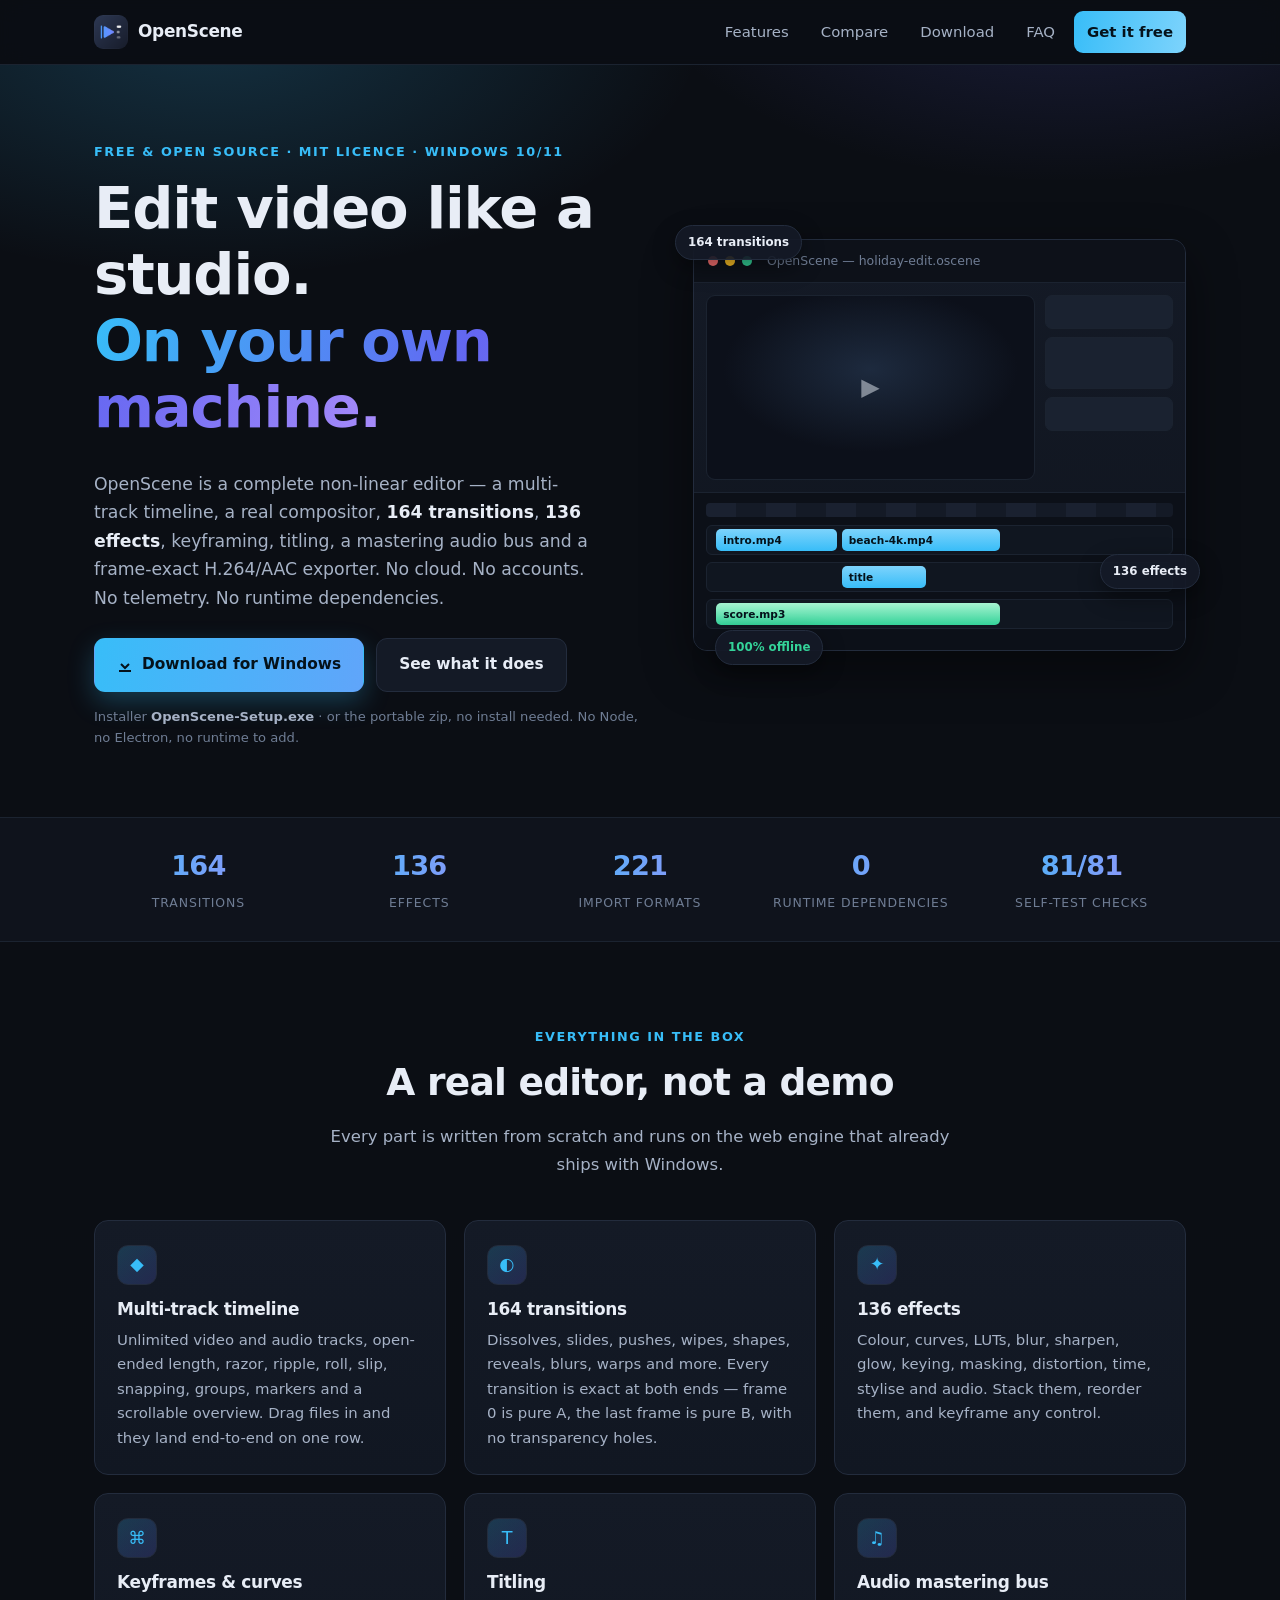
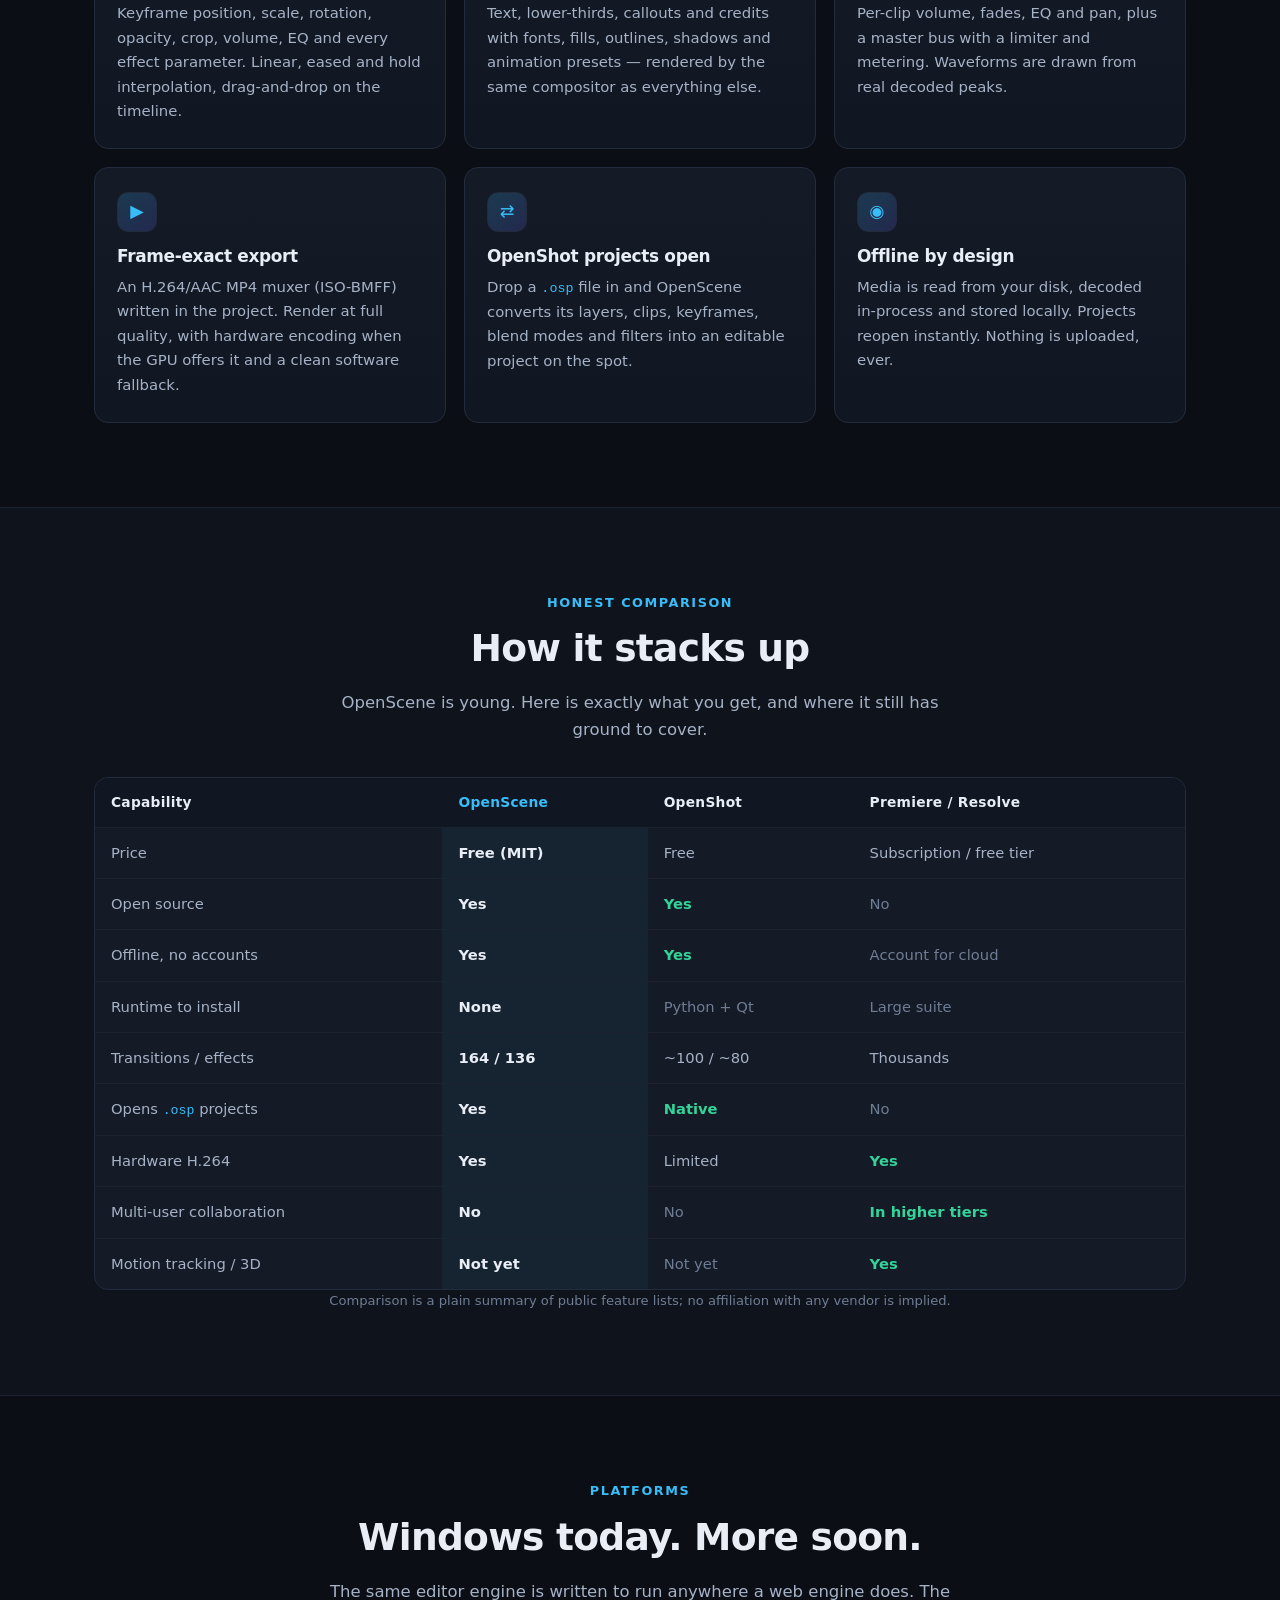
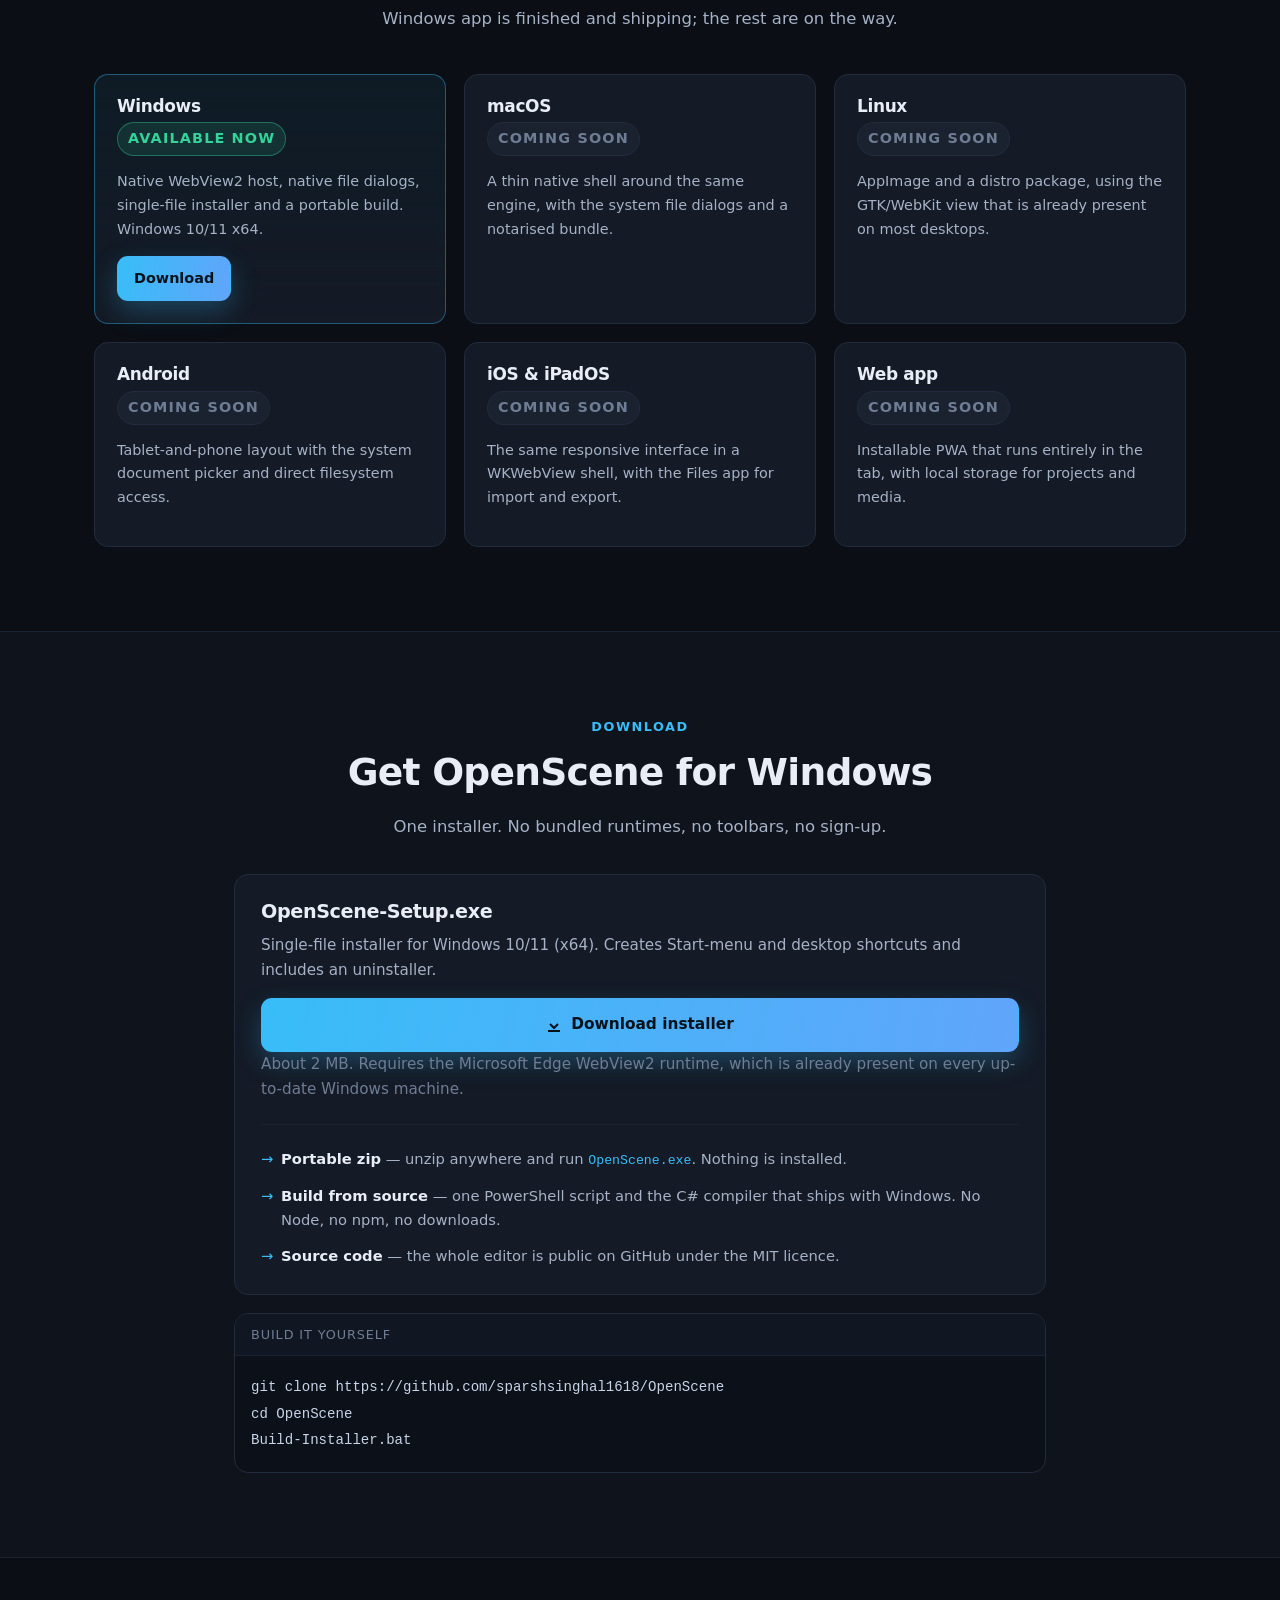
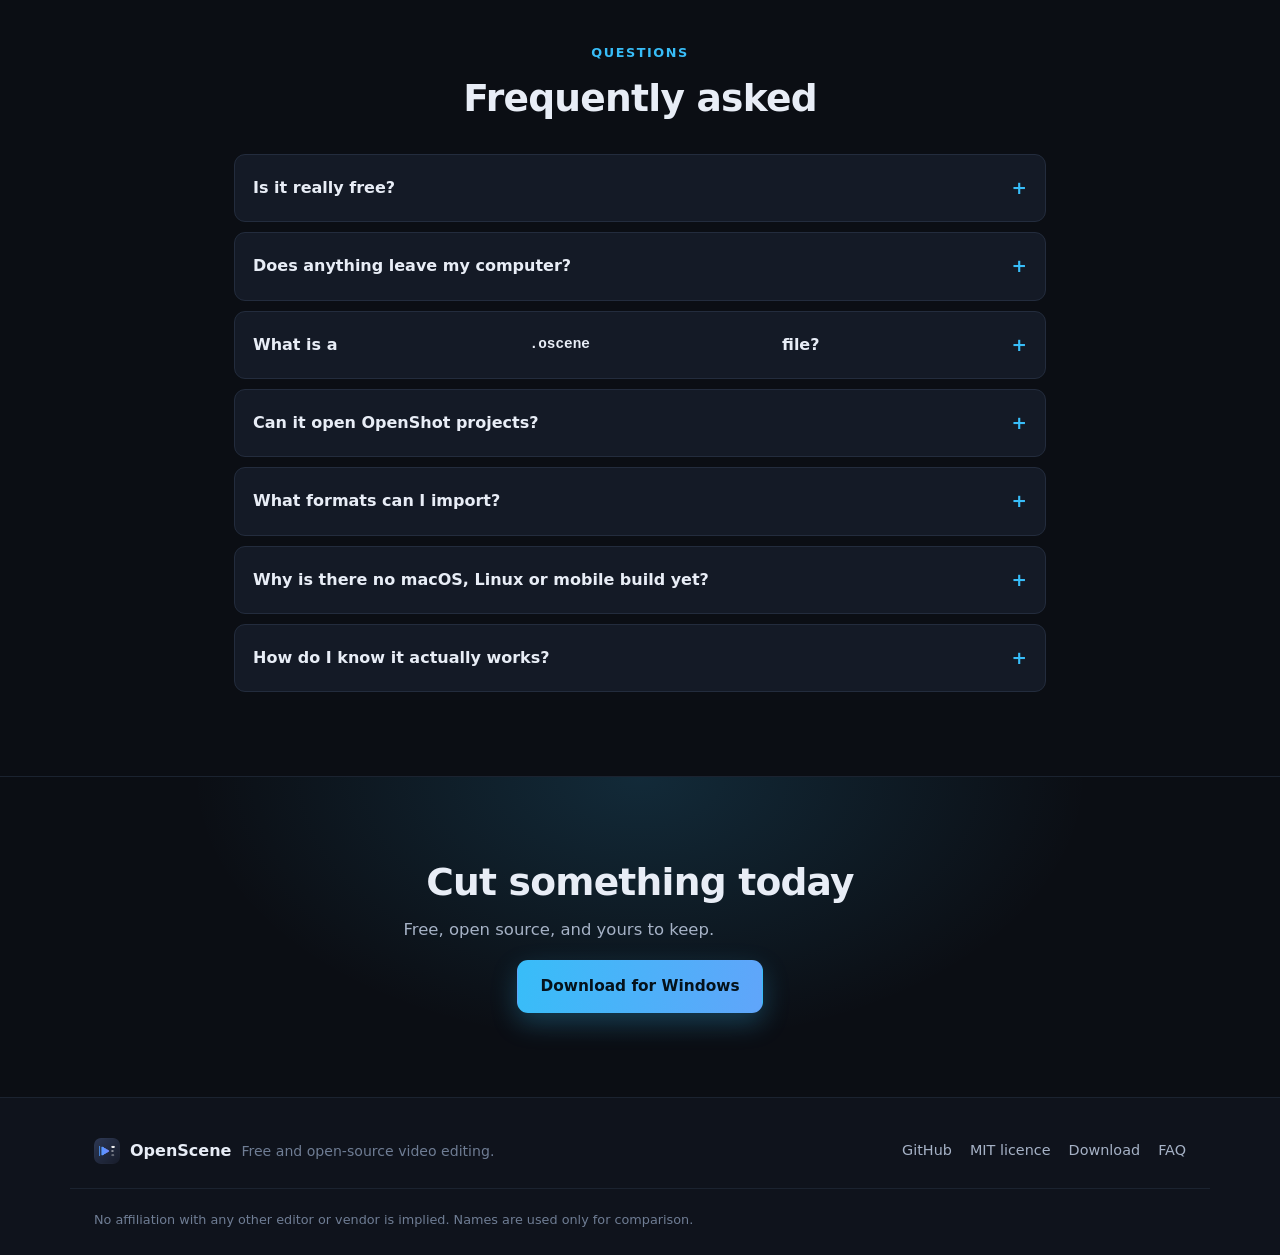
<file: site/index.html>
<!DOCTYPE html>
<html lang="en">
<head>
<meta charset="utf-8" />
<meta name="viewport" content="width=device-width, initial-scale=1, viewport-fit=cover" />
<title>OpenScene — free, open-source video editor for Windows</title>
<meta name="description" content="OpenScene is a free, open-source, professional non-linear video editor for Windows. 164 transitions, 136 effects, keyframing, titling, a mastering audio bus and a frame-exact H.264/AAC exporter — all offline, with zero runtime dependencies." />
<meta name="theme-color" content="#0b0e14" />
<meta property="og:title" content="OpenScene — free, open-source video editor for Windows" />
<meta property="og:description" content="A complete NLE that runs entirely on your PC. No cloud, no accounts, no telemetry, no runtime dependencies." />
<meta property="og:type" content="website" />
<meta property="og:image" content="icons/icon-512.png" />
<link rel="icon" href="icons/favicon-32.png" sizes="32x32" />
<link rel="icon" href="icons/favicon-16.png" sizes="16x16" />
<link rel="apple-touch-icon" href="icons/apple-touch-icon-180.png" />
<link rel="stylesheet" href="site.css" />
</head>
<body>

<a class="skip" href="#main">Skip to content</a>

<header class="top" id="top">
  <div class="wrap top-in">
    <a class="brand" href="#top">
      <img src="icons/icon-192.png" width="34" height="34" alt="" />
      <span class="brand-name">OpenScene</span>
    </a>
    <nav class="nav" aria-label="Primary">
      <a href="#features">Features</a>
      <a href="#compare">Compare</a>
      <a href="#download">Download</a>
      <a href="#faq">FAQ</a>
      <a class="nav-cta" href="#download">Get it free</a>
    </nav>
    <button class="menu-btn" id="menuBtn" aria-expanded="false" aria-controls="mobileNav" aria-label="Open menu">
      <span></span><span></span><span></span>
    </button>
  </div>
  <div class="mobile-nav" id="mobileNav" hidden>
    <a href="#features">Features</a>
    <a href="#compare">Compare</a>
    <a href="#download">Download</a>
    <a href="#faq">FAQ</a>
  </div>
</header>

<main id="main">

<!-- ------------------------------------------------ hero -->
<section class="hero">
  <div class="wrap hero-in">
    <div class="hero-copy">
      <p class="eyebrow">Free &amp; open source · MIT licence · Windows 10/11</p>
      <h1>Edit video like a studio.<br /><span class="grad">On your own machine.</span></h1>
      <p class="lede">
        OpenScene is a complete non-linear editor — a multi-track timeline, a real
        compositor, <b>164 transitions</b>, <b>136 effects</b>, keyframing, titling, a
        mastering audio bus and a frame-exact H.264/AAC exporter. No cloud. No accounts.
        No telemetry. No runtime dependencies.
      </p>
      <div class="hero-actions">
        <a class="btn primary" href="#download">
          <svg viewBox="0 0 16 16" width="16" height="16" aria-hidden="true"><path fill="currentColor" d="M8 1v8.6L4.7 6.3 3.3 7.7 8 12.4l4.7-4.7-1.4-1.4L8 9.6V1zM2 13h12v2H2z"/></svg>
          Download for Windows
        </a>
        <a class="btn ghost" href="#features">See what it does</a>
      </div>
      <p class="micro">Installer <b>OpenScene-Setup.exe</b> · or the portable zip, no install needed. No Node, no Electron, no runtime to add.</p>
    </div>

    <div class="hero-art" aria-hidden="true">
      <div class="app-mock">
        <div class="mock-bar"><i></i><i></i><i></i><span>OpenScene — holiday-edit.oscene</span></div>
        <div class="mock-body">
          <div class="mock-preview"><span class="play">▶</span></div>
          <div class="mock-side">
            <div class="mrow"></div><div class="mrow"></div><div class="mrow"></div>
          </div>
        </div>
        <div class="mock-tl">
          <div class="tk"></div>
          <div class="track"><span class="clip v" style="left:2%;width:26%">intro.mp4</span><span class="clip v" style="left:29%;width:34%">beach-4k.mp4</span></div>
          <div class="track"><span class="clip v" style="left:29%;width:18%">title</span></div>
          <div class="track"><span class="clip a" style="left:2%;width:61%">score.mp3</span></div>
        </div>
      </div>
      <div class="badge-float b1">164 transitions</div>
      <div class="badge-float b2">136 effects</div>
      <div class="badge-float b3">100% offline</div>
    </div>
  </div>
</section>

<!-- ------------------------------------------------ stats strip -->
<section class="strip">
  <div class="wrap strip-in">
    <div><b>164</b><span>transitions</span></div>
    <div><b>136</b><span>effects</span></div>
    <div><b>221</b><span>import formats</span></div>
    <div><b>0</b><span>runtime dependencies</span></div>
    <div><b>81/81</b><span>self-test checks</span></div>
  </div>
</section>

<!-- ------------------------------------------------ features -->
<section class="section" id="features">
  <div class="wrap">
    <p class="eyebrow center">Everything in the box</p>
    <h2 class="center">A real editor, not a demo</h2>
    <p class="sub center">Every part is written from scratch and runs on the web engine that already ships with Windows.</p>

    <div class="grid">
      <article class="card">
        <div class="ico">◆</div>
        <h3>Multi-track timeline</h3>
        <p>Unlimited video and audio tracks, open-ended length, razor, ripple, roll, slip, snapping, groups, markers and a scrollable overview. Drag files in and they land end-to-end on one row.</p>
      </article>
      <article class="card">
        <div class="ico">◐</div>
        <h3>164 transitions</h3>
        <p>Dissolves, slides, pushes, wipes, shapes, reveals, blurs, warps and more. Every transition is exact at both ends — frame 0 is pure A, the last frame is pure B, with no transparency holes.</p>
      </article>
      <article class="card">
        <div class="ico">✦</div>
        <h3>136 effects</h3>
        <p>Colour, curves, LUTs, blur, sharpen, glow, keying, masking, distortion, time, stylise and audio. Stack them, reorder them, and keyframe any control.</p>
      </article>
      <article class="card">
        <div class="ico">⌘</div>
        <h3>Keyframes &amp; curves</h3>
        <p>Keyframe position, scale, rotation, opacity, crop, volume, EQ and every effect parameter. Linear, eased and hold interpolation, drag-and-drop on the timeline.</p>
      </article>
      <article class="card">
        <div class="ico">T</div>
        <h3>Titling</h3>
        <p>Text, lower-thirds, callouts and credits with fonts, fills, outlines, shadows and animation presets — rendered by the same compositor as everything else.</p>
      </article>
      <article class="card">
        <div class="ico">♫</div>
        <h3>Audio mastering bus</h3>
        <p>Per-clip volume, fades, EQ and pan, plus a master bus with a limiter and metering. Waveforms are drawn from real decoded peaks.</p>
      </article>
      <article class="card">
        <div class="ico">▶</div>
        <h3>Frame-exact export</h3>
        <p>An H.264/AAC MP4 muxer (ISO-BMFF) written in the project. Render at full quality, with hardware encoding when the GPU offers it and a clean software fallback.</p>
      </article>
      <article class="card">
        <div class="ico">⇄</div>
        <h3>OpenShot projects open</h3>
        <p>Drop a <code>.osp</code> file in and OpenScene converts its layers, clips, keyframes, blend modes and filters into an editable project on the spot.</p>
      </article>
      <article class="card">
        <div class="ico">◉</div>
        <h3>Offline by design</h3>
        <p>Media is read from your disk, decoded in-process and stored locally. Projects reopen instantly. Nothing is uploaded, ever.</p>
      </article>
    </div>
  </div>
</section>

<!-- ------------------------------------------------ compare -->
<section class="section alt" id="compare">
  <div class="wrap">
    <p class="eyebrow center">Honest comparison</p>
    <h2 class="center">How it stacks up</h2>
    <p class="sub center">OpenScene is young. Here is exactly what you get, and where it still has ground to cover.</p>
    <div class="tablewrap">
      <table class="cmp">
        <thead>
          <tr><th>Capability</th><th class="us">OpenScene</th><th>OpenShot</th><th>Premiere / Resolve</th></tr>
        </thead>
        <tbody>
          <tr><td>Price</td><td class="us">Free (MIT)</td><td>Free</td><td>Subscription / free tier</td></tr>
          <tr><td>Open source</td><td class="us yes">Yes</td><td class="yes">Yes</td><td class="no">No</td></tr>
          <tr><td>Offline, no accounts</td><td class="us yes">Yes</td><td class="yes">Yes</td><td class="no dont">Account for cloud</td></tr>
          <tr><td>Runtime to install</td><td class="us yes">None</td><td class="no">Python + Qt</td><td class="no">Large suite</td></tr>
          <tr><td>Transitions / effects</td><td class="us">164 / 136</td><td>~100 / ~80</td><td>Thousands</td></tr>
          <tr><td>Opens <code>.osp</code> projects</td><td class="us yes">Yes</td><td class="yes">Native</td><td class="no">No</td></tr>
          <tr><td>Hardware H.264</td><td class="us yes">Yes</td><td>Limited</td><td class="yes">Yes</td></tr>
          <tr><td>Multi-user collaboration</td><td class="us no">No</td><td class="no">No</td><td class="yes">In higher tiers</td></tr>
          <tr><td>Motion tracking / 3D</td><td class="us no">Not yet</td><td class="no">Not yet</td><td class="yes">Yes</td></tr>
        </tbody>
      </table>
    </div>
    <p class="micro center">Comparison is a plain summary of public feature lists; no affiliation with any vendor is implied.</p>
  </div>
</section>

<!-- ------------------------------------------------ platforms -->
<section class="section" id="platforms">
  <div class="wrap">
    <p class="eyebrow center">Platforms</p>
    <h2 class="center">Windows today. More soon.</h2>
    <p class="sub center">The same editor engine is written to run anywhere a web engine does. The Windows app is finished and shipping; the rest are on the way.</p>
    <div class="plats">
      <div class="plat ready">
        <h3>Windows</h3>
        <p class="tag ok">Available now</p>
        <p>Native WebView2 host, native file dialogs, single-file installer and a portable build. Windows 10/11 x64.</p>
        <a class="btn small primary" href="#download">Download</a>
      </div>
      <div class="plat">
        <h3>macOS</h3>
        <p class="tag">Coming soon</p>
        <p>A thin native shell around the same engine, with the system file dialogs and a notarised bundle.</p>
      </div>
      <div class="plat">
        <h3>Linux</h3>
        <p class="tag">Coming soon</p>
        <p>AppImage and a distro package, using the GTK/WebKit view that is already present on most desktops.</p>
      </div>
      <div class="plat">
        <h3>Android</h3>
        <p class="tag">Coming soon</p>
        <p>Tablet-and-phone layout with the system document picker and direct filesystem access.</p>
      </div>
      <div class="plat">
        <h3>iOS &amp; iPadOS</h3>
        <p class="tag">Coming soon</p>
        <p>The same responsive interface in a WKWebView shell, with the Files app for import and export.</p>
      </div>
      <div class="plat">
        <h3>Web app</h3>
        <p class="tag">Coming soon</p>
        <p>Installable PWA that runs entirely in the tab, with local storage for projects and media.</p>
      </div>
    </div>
  </div>
</section>

<!-- ------------------------------------------------ download -->
<section class="section alt" id="download">
  <div class="wrap narrow">
    <p class="eyebrow center">Download</p>
    <h2 class="center">Get OpenScene for Windows</h2>
    <p class="sub center">One installer. No bundled runtimes, no toolbars, no sign-up.</p>

    <div class="dl">
      <div class="dl-main">
        <h3>OpenScene-Setup.exe</h3>
        <p>Single-file installer for Windows 10/11 (x64). Creates Start-menu and desktop shortcuts and includes an uninstaller.</p>
        <a class="btn primary wide" href="https://github.com/sparshsinghal1618/OpenScene/releases/latest">
          <svg viewBox="0 0 16 16" width="16" height="16" aria-hidden="true"><path fill="currentColor" d="M8 1v8.6L4.7 6.3 3.3 7.7 8 12.4l4.7-4.7-1.4-1.4L8 9.6V1zM2 13h12v2H2z"/></svg>
          Download installer
        </a>
        <p class="micro">About 2 MB. Requires the Microsoft Edge WebView2 runtime, which is already present on every up-to-date Windows machine.</p>
      </div>
      <ul class="dl-alt">
        <li><b>Portable zip</b> — unzip anywhere and run <code>OpenScene.exe</code>. Nothing is installed.</li>
        <li><b>Build from source</b> — one PowerShell script and the C# compiler that ships with Windows. No Node, no npm, no downloads.</li>
        <li><b>Source code</b> — the whole editor is public on GitHub under the MIT licence.</li>
      </ul>
    </div>

    <div class="cmd">
      <div class="cmd-head"><span>Build it yourself</span></div>
      <pre><code>git clone https://github.com/sparshsinghal1618/OpenScene
cd OpenScene
Build-Installer.bat</code></pre>
    </div>
  </div>
</section>

<!-- ------------------------------------------------ faq -->
<section class="section" id="faq">
  <div class="wrap narrow">
    <p class="eyebrow center">Questions</p>
    <h2 class="center">Frequently asked</h2>
    <div class="faq">
      <details>
        <summary>Is it really free?</summary>
        <p>Yes. OpenScene is released under the MIT licence. Use it commercially, modify it, ship it — no cost and no permission needed.</p>
      </details>
      <details>
        <summary>Does anything leave my computer?</summary>
        <p>No. OpenScene never makes a network request. Media is read from your disk, decoded in-process, and stored locally so projects reopen instantly.</p>
      </details>
      <details>
        <summary>What is a <code>.oscene</code> file?</summary>
        <p>It is OpenScene's own project format — plain JSON, so it is inspectable and diff-friendly. Older <code>.osceneproj</code> files still open.</p>
      </details>
      <details>
        <summary>Can it open OpenShot projects?</summary>
        <p>Yes. Open a <code>.osp</code> file and OpenScene converts its layers, clips, keyframes, blend modes and filters into an editable project. Anything it cannot map is counted and reported rather than silently dropped.</p>
      </details>
      <details>
        <summary>What formats can I import?</summary>
        <p>Every container and codec the underlying web engine can decode — 221 extensions across video, audio and images, with a clear message when a codec is genuinely unsupported. Just drop files onto the window.</p>
      </details>
      <details>
        <summary>Why is there no macOS, Linux or mobile build yet?</summary>
        <p>The editor engine is written to be platform-neutral and already runs in a plain browser tab. Those targets need their own thin native shells and, for the mobile stores, signing and store review. They are marked coming soon on this page.</p>
      </details>
      <details>
        <summary>How do I know it actually works?</summary>
        <p>It ships with an end-to-end acceptance suite that exercises the model, the compositor, the exporter, the muxer and the project formats. It currently reports 81 passed, 0 failed — you can run it from the Help menu.</p>
      </details>
    </div>
  </div>
</section>

<!-- ------------------------------------------------ cta -->
<section class="cta">
  <div class="wrap narrow center">
    <h2>Cut something today</h2>
    <p class="sub">Free, open source, and yours to keep.</p>
    <a class="btn primary" href="#download">Download for Windows</a>
  </div>
</section>

</main>

<footer class="foot">
  <div class="wrap foot-in">
    <div class="foot-brand">
      <img src="icons/icon-192.png" width="26" height="26" alt="" />
      <b>OpenScene</b>
      <span>Free and open-source video editing.</span>
    </div>
    <div class="foot-links">
      <a href="https://github.com/sparshsinghal1618/OpenScene">GitHub</a>
      <a href="https://github.com/sparshsinghal1618/OpenScene/blob/master/LICENSE">MIT licence</a>
      <a href="#download">Download</a>
      <a href="#faq">FAQ</a>
    </div>
  </div>
  <div class="wrap foot-fine">
    <p>No affiliation with any other editor or vendor is implied. Names are used only for comparison.</p>
  </div>
</footer>

<script>
(function () {
  var btn = document.getElementById('menuBtn');
  var nav = document.getElementById('mobileNav');
  if (btn && nav) {
    btn.addEventListener('click', function () {
      var open = nav.hasAttribute('hidden');
      if (open) { nav.removeAttribute('hidden'); } else { nav.setAttribute('hidden', ''); }
      btn.setAttribute('aria-expanded', open ? 'true' : 'false');
    });
    nav.addEventListener('click', function (e) {
      if (e.target.tagName === 'A') { nav.setAttribute('hidden', ''); btn.setAttribute('aria-expanded', 'false'); }
    });
  }
  // Reveal on scroll
  var io = 'IntersectionObserver' in window ? new IntersectionObserver(function (es) {
    es.forEach(function (e) { if (e.isIntersecting) { e.target.classList.add('in'); io.unobserve(e.target); } });
  }, { rootMargin: '0px 0px -8% 0px' }) : null;
  document.querySelectorAll('.card, .plat, .faq details, .dl, .cmp').forEach(function (el) {
    if (!io) { el.classList.add('in'); return; }
    el.classList.add('reveal'); io.observe(el);
  });
})();
</script>
</body>
</html>
</file>
<file: css/app.css>
/* OpenScene — app.css
   Professional dark theme. Layout: menu bar / workspace (bin · preview · properties)
   / timeline / status bar. All sizes in CSS custom properties so the resizable
   splitters can drive them. */

:root {
  --bg: #0e1014;
  --bg-2: #14171d;
  --panel: #161a21;
  --panel-2: #1b2029;
  --panel-3: #212734;
  --line: #262d38;
  --line-2: #333c4a;
  --line-3: #414c5d;
  --text: #d9e0ea;
  --text-2: #aab4c3;
  --muted: #7f8899;
  --accent: #4a9eff;
  --accent-2: #2f6fd0;
  --accent-soft: rgba(74, 158, 255, 0.16);
  --danger: #e5534b;
  --danger-2: #b83b34;
  --warn: #d9a441;
  --ok: #3fb950;
  --shadow: 0 12px 34px rgba(0, 0, 0, 0.55);
  --radius: 6px;
  --radius-s: 4px;
  --radius-xs: 3px;
  /* Two control heights only, so buttons, inputs and selects share a baseline. */
  --ctl-h: 28px;
  --ctl-h-s: 24px;
  /* Four type steps. Sizes outside these read as accidents. */
  --fs-xs: 10.5px;
  --fs-s: 11.5px;
  --fs-m: 12.5px;
  --fs-l: 15px;
  --tl-h: 300px;
  --menubar-h: 46px;
  --status-h: 26px;
  --font: "Segoe UI", "Inter", system-ui, -apple-system, Roboto, Helvetica, Arial, sans-serif;
  --mono: "Cascadia Mono", "Consolas", "SFMono-Regular", ui-monospace, monospace;
}

* { box-sizing: border-box; }

html, body {
  margin: 0;
  padding: 0;
  height: 100%;
  overflow: hidden;
  background: var(--bg);
  color: var(--text);
  font-family: var(--font);
  font-size: 13px;
  -webkit-font-smoothing: antialiased;
  user-select: none;
}

body.drop-active::after {
  content: "Drop media to import";
  position: fixed;
  inset: 12px;
  border: 2px dashed var(--accent);
  border-radius: 12px;
  background: rgba(74, 158, 255, 0.08);
  color: var(--accent);
  font-size: 22px;
  font-weight: 600;
  display: flex;
  align-items: center;
  justify-content: center;
  pointer-events: none;
  z-index: 9000;
}
body.col-resizing { cursor: col-resize; }
body.row-resizing { cursor: row-resize; }

/* ===================== app grid ===================== */

#app {
  display: grid;
  grid-template-rows: var(--menubar-h) minmax(0, 1fr) 6px var(--tl-h) var(--status-h);
  height: 100vh;
  width: 100vw;
  background: var(--bg);
}

/* ===================== menu bar ===================== */

#menubar {
  display: flex;
  align-items: center;
  gap: 10px;
  padding: 0 8px 0 12px;
  background: linear-gradient(180deg, var(--panel-2), var(--bg-2));
  border-bottom: 1px solid var(--line);
  min-width: 0;
}

.brand { display: flex; align-items: center; gap: 7px; padding-right: 10px; border-right: 1px solid var(--line); }
.brand-mark { width: 26px; height: 26px; flex: 0 0 auto; display: block; border-radius: 7px; }
.brand-name { font-weight: 700; letter-spacing: 0.3px; }
.brand-ver { font-size: var(--fs-xs); color: var(--muted); border: 1px solid var(--line-2); border-radius: 8px; padding: 1px 6px; }

.menus { display: flex; gap: 1px; }
.menu-btn {
  background: transparent;
  border: 0;
  color: var(--text-2);
  padding: 6px 11px;
  height: var(--ctl-h);
  border-radius: var(--radius-s);
  font: inherit;
  cursor: pointer;
}
.menu-btn:hover { background: var(--panel-3); color: var(--text); }
.menu-btn.open { background: var(--accent-soft); color: #fff; }

.doc-title {
  flex: 1 1 auto;
  min-width: 60px;
  text-align: center;
  color: var(--text-2);
  font-weight: 600;
  white-space: nowrap;
  overflow: hidden;
  text-overflow: ellipsis;
  padding: 0 8px;
}
.toolbar { display: flex; align-items: center; gap: 6px; }

/* ===================== buttons ===================== */

.btn {
  font: inherit;
  color: var(--text);
  background: var(--panel-2);
  border: 1px solid var(--line-2);
  border-radius: var(--radius-s);
  padding: 5px 10px;
  min-height: var(--ctl-h);
  cursor: pointer;
  display: inline-flex;
  align-items: center;
  gap: 6px;
  white-space: nowrap;
  transition: background 0.12s, border-color 0.12s, color 0.12s;
}
.btn:hover { background: var(--panel-3); border-color: var(--line-3); }
.btn:active { transform: translateY(1px); }
.btn:disabled, .btn.disabled { opacity: 0.45; cursor: default; }
.btn-primary, .btn.primary { background: var(--accent-2); border-color: var(--accent); color: #fff; }
.btn-primary:hover, .btn.primary:hover { background: var(--accent); }
.btn.danger { background: var(--danger-2); border-color: var(--danger); color: #fff; }
.btn.danger:hover { background: var(--danger); }
.btn-icon { padding: 5px 8px; min-width: 30px; justify-content: center; }
.btn-tool { background: var(--panel-2); }
.btn-tool .ico { font-size: var(--fs-m); opacity: 0.85; }
.btn.link {
  background: transparent;
  border: 1px solid var(--line);
  color: var(--accent);
  width: 100%;
  justify-content: flex-start;
  font-size: var(--fs-m);
}
.btn.link:hover { background: var(--accent-soft); }

/* ===================== panels ===================== */

#main {
  display: grid;
  grid-template-columns: var(--bin-w, 268px) 6px minmax(0, 1fr) 6px var(--props-w, 322px);
  min-height: 0;
  min-width: 0;
  background: var(--bg);
}

/* Explicit placement: hidden panels must not let the remaining items re-flow
   into the wrong (zero-width) columns. */
#dockLeft { grid-column: 1; grid-row: 1; }
#splitLeft { grid-column: 2; grid-row: 1; }
#center { grid-column: 3; grid-row: 1; }
#splitRight { grid-column: 4; grid-row: 1; }
#propsPanel { grid-column: 5; grid-row: 1; }

.panel {
  background: var(--panel);
  min-width: 0;
  min-height: 0;
  display: flex;
  flex-direction: column;
  overflow: hidden;
  border-right: 1px solid var(--line);
}
.panel-right { border-right: 0; border-left: 1px solid var(--line); }

/* ===================== left dock (tabs) ===================== */

.dock-tabs {
  display: flex;
  flex: 0 0 auto;
  background: var(--panel-2);
  border-bottom: 1px solid var(--line);
  min-height: 34px;
}
.dock-tab {
  flex: 1 1 0;
  font: inherit;
  font-size: var(--fs-s);
  font-weight: 600;
  letter-spacing: 0.2px;
  color: var(--muted);
  background: transparent;
  border: 0;
  border-bottom: 2px solid transparent;
  padding: 9px 4px 7px;
  cursor: pointer;
  white-space: nowrap;
  overflow: hidden;
  text-overflow: ellipsis;
}
.dock-tab:hover { color: var(--text-2); background: var(--panel-3); }
.dock-tab.on { color: #fff; border-bottom-color: var(--accent); background: var(--panel); }
.dock-panes { flex: 1 1 auto; min-height: 0; min-width: 0; display: flex; }
.dock-pane { min-height: 0; min-width: 0; }
/* A pane is also given .bin or .lib, and both of those set display: flex for the
   content inside it. Matching that class on the *same element* as the pane meant
   `display: flex` beat `display: none` here (equal specificity, later in the
   file), so all three panes rendered at once and the dock split its width three
   ways — every search box collapsed to its content width. :not(.on) outranks
   both of them. */
.dock-pane:not(.on) { display: none; }
.dock-pane.on { display: flex; flex-direction: column; flex: 1 1 auto; overflow: hidden; }

/* ===================== library (effects / transitions) ===================== */

.lib { flex: 1 1 auto; display: flex; flex-direction: column; min-height: 0; }
.lib-head { display: flex; align-items: center; gap: 8px; padding: 8px 10px; border-bottom: 1px solid var(--line); }
.lib-head .panel-sub { margin-left: auto; }
.lib-tools { display: flex; flex-direction: column; gap: 7px; padding: 8px 10px; border-bottom: 1px solid var(--line); }
.lib-cats { display: flex; flex-wrap: wrap; gap: 4px; }
.lib-cat {
  font: inherit;
  font-size: var(--fs-s);
  color: var(--text-2);
  background: var(--panel-2);
  border: 1px solid var(--line-2);
  border-radius: 20px;
  padding: 3px 9px;
  cursor: pointer;
}
.lib-cat:hover { border-color: var(--line-3); color: var(--text); }
.lib-cat.on { background: var(--accent-soft); border-color: var(--accent); color: #fff; }
.lib-scroll { flex: 1 1 auto; overflow: auto; padding: 6px; }
.lib-group-title {
  font-size: var(--fs-xs);
  font-weight: 700;
  letter-spacing: 0.7px;
  text-transform: uppercase;
  color: var(--muted);
  padding: 9px 5px 4px;
}
.lib-item {
  display: flex;
  align-items: center;
  gap: 9px;
  padding: 6px 7px;
  border: 1px solid transparent;
  border-radius: var(--radius);
  cursor: grab;
  user-select: none;
}
.lib-item:hover { background: var(--panel-2); border-color: var(--line); }
.lib-item.dragging { opacity: 0.5; }
.lib-item.on { background: var(--accent-soft); border-color: var(--accent); }
.lib-thumb {
  flex: 0 0 auto;
  width: 46px;
  height: 26px;
  border-radius: var(--radius-xs);
  border: 1px solid var(--line-2);
  background: #0b0d11 center/cover no-repeat;
  overflow: hidden;
  display: flex;
  align-items: center;
  justify-content: center;
}
.lib-thumb canvas { display: block; width: 46px; height: 26px; }
.lib-glyph { font-size: var(--fs-xs); font-weight: 800; letter-spacing: 0.5px; color: var(--accent); }
.lib-meta { min-width: 0; flex: 1 1 auto; }
.lib-name { font-size: var(--fs-m); white-space: nowrap; overflow: hidden; text-overflow: ellipsis; }
.lib-desc { font-size: var(--fs-xs); color: var(--muted); line-height: 1.35; display: -webkit-box; -webkit-line-clamp: 2; -webkit-box-orient: vertical; overflow: hidden; }
.lib-empty { color: var(--muted); font-size: var(--fs-m); text-align: center; padding: 26px 14px; line-height: 1.5; }
.lib-hint { color: var(--muted); font-size: var(--fs-s); line-height: 1.5; padding: 8px 10px; border-top: 1px solid var(--line); }

.splitter {
  background: var(--line);
  cursor: col-resize;
  position: relative;
  z-index: 5;
}
.splitter:hover, .splitter.dragging { background: var(--accent); }
.splitter.horizontal { cursor: row-resize; height: 6px; background: var(--line); }
.splitter.horizontal:hover, .splitter.horizontal.dragging { background: var(--accent); }

.panel-head {
  display: flex;
  align-items: center;
  gap: 8px;
  padding: 8px 10px;
  border-bottom: 1px solid var(--line);
  background: var(--panel-2);
  min-height: 38px;
}
.panel-title { font-weight: 600; letter-spacing: 0.2px; }
.panel-sub { color: var(--muted); font-size: var(--fs-s); }
/* Panel heads end in action buttons. When the dock gets narrow the labels give
   way and ellipsise, so a button is never pushed past the pane edge and clipped. */
.panel-title, .panel-sub { min-width: 0; overflow: hidden; text-overflow: ellipsis; white-space: nowrap; }
.panel-head .btn { flex: 0 0 auto; }
.spacer { flex: 1 1 auto; }

.focus-flash { animation: focusFlash 0.7s ease-out; }
@keyframes focusFlash {
  0% { box-shadow: inset 0 0 0 2px var(--accent); }
  100% { box-shadow: inset 0 0 0 2px transparent; }
}

/* ===================== center / preview ===================== */

#center { display: flex; min-width: 0; min-height: 0; background: var(--bg-2); }
#previewWrap { display: flex; flex-direction: column; flex: 1 1 auto; min-width: 0; min-height: 0; overflow: hidden; }
#previewStage {
  flex: 1 1 auto;
  position: relative;
  display: flex;
  align-items: center;
  justify-content: center;
  background:
    linear-gradient(45deg, #101318 25%, transparent 25%, transparent 75%, #101318 75%) 0 0 / 24px 24px,
    linear-gradient(45deg, #101318 25%, #0b0d11 25%, #0b0d11 75%, #101318 75%) 12px 12px / 24px 24px;
  overflow: hidden;
  min-height: 72px;
}
#preview {
  max-width: calc(100% - 26px);
  max-height: calc(100% - 26px);
  box-shadow: 0 10px 40px rgba(0, 0, 0, 0.6);
  background: #000;
  image-rendering: auto;
}
.preview-badge {
  position: absolute;
  top: 8px;
  left: 10px;
  font-size: var(--fs-xs);
  letter-spacing: 1px;
  text-transform: uppercase;
  color: var(--muted);
  background: rgba(10, 12, 16, 0.7);
  border: 1px solid var(--line);
  border-radius: 10px;
  padding: 2px 8px;
}
.stats {
  position: absolute;
  top: 8px;
  right: 10px;
  background: rgba(8, 10, 14, 0.86);
  border: 1px solid var(--line-2);
  border-radius: var(--radius);
  padding: 7px 10px;
  font-family: var(--mono);
  font-size: var(--fs-s);
  min-width: 190px;
  line-height: 1.55;
  z-index: 20;
}
.stat-row { display: flex; justify-content: space-between; gap: 14px; }
.stat-row span { color: var(--muted); }
.stat-row b { color: var(--text); font-weight: 600; }

/* ===================== transport ===================== */

.transport {
  background: var(--panel);
  border-top: 1px solid var(--line);
  padding: 7px 10px;
  flex: 0 0 auto;
}
/* Wrapping, not scrolling. At a 1000px window the row wants ~1050px, so with
   `nowrap` plus overflow-x roughly half the transport (including the timecode
   and the audio group) sat behind a horizontal scrollbar nobody notices. It now
   breaks onto a second line instead. */
.transport-row { display: flex; align-items: center; gap: 6px 10px; flex-wrap: wrap; }
.transport-group { display: flex; align-items: center; gap: 4px; flex: 0 0 auto; }
.transport-group.timecode-group { gap: 6px; }
.tbtn {
  font: inherit;
  background: var(--panel-2);
  color: var(--text-2);
  border: 1px solid var(--line-2);
  border-radius: var(--radius-s);
  min-width: 32px;
  height: var(--ctl-h);
  padding: 0 8px;
  cursor: pointer;
  display: inline-flex;
  align-items: center;
  justify-content: center;
}
.tbtn:hover { background: var(--panel-3); color: var(--text); }
.tbtn.on { background: var(--accent-soft); border-color: var(--accent); color: #fff; }
.tbtn svg { width: 15px; height: 15px; fill: currentColor; pointer-events: none; }

/* Icons in the main toolbar are stroked rather than filled, so they need an
   explicit stroke colour and no fill. The transport bar's icons are filled
   shapes and are left alone. */
.toolbar .tbtn svg { fill: none; stroke: currentColor; }

.toolbar-sep {
  width: 1px;
  height: 20px;
  background: var(--line-2);
  margin: 0 4px;
  flex: 0 0 auto;
}
.toolbar-group { display: flex; align-items: center; gap: 4px; flex: 0 0 auto; }

/* The speed control carries a small live value, so it is wider than a plain
   icon button and aligns the badge with the glyph. */
.tbtn-speed { gap: 5px; padding: 0 8px; }
.speed-badge {
  font-size: var(--fs-s);
  font-variant-numeric: tabular-nums;
  letter-spacing: 0.02em;
  opacity: 0.92;
  min-width: 22px;
  text-align: center;
}
.tbtn-speed.mixed { border-color: var(--warn, var(--accent)); }
.tbtn-speed.mixed .speed-badge { opacity: 1; }
.tbtn-play { min-width: 44px; background: var(--accent-2); border-color: var(--accent); color: #fff; }
.tbtn-play:hover { background: var(--accent); }
.tbtn-play.on { background: var(--accent); }
.tbtn .ic-play { display: inline; }
.tbtn .ic-pause { display: none; }
.tbtn.playing .ic-play { display: none; }
.tbtn.playing .ic-pause { display: inline; }

.tc-input {
  width: 112px;
  height: var(--ctl-h);
  font-family: var(--mono);
  font-size: 13px;
  text-align: center;
  background: #0b0d11;
  color: var(--accent);
  border: 1px solid var(--line-2);
  border-radius: var(--radius-s);
  padding: 5px 6px;
}
.tc-input:focus { outline: none; border-color: var(--accent); box-shadow: 0 0 0 2px var(--accent-soft); }
.tc-sep { color: var(--line-3); }
.tc-dur { font-family: var(--mono); color: var(--muted); }

.audio-group { gap: 8px; }
.vol-ico { color: var(--muted); }
.vol-range { width: 96px; }
.vol-label { font-family: var(--mono); font-size: var(--fs-s); color: var(--muted); width: 36px; }
.meter { display: flex; flex-direction: column; gap: 2px; height: var(--ctl-h); width: 60px; justify-content: center; }
.meter-bar { height: 5px; background: #0b0d11; border: 1px solid var(--line); border-radius: 2px; overflow: hidden; }
.meter-fill {
  height: 100%;
  width: 0;
  background: linear-gradient(90deg, var(--ok), #b7d94a 62%, var(--warn) 80%, var(--danger));
  transition: none;
}
.mini-select {
  font: inherit;
  background: var(--panel-2);
  color: var(--text);
  border: 1px solid var(--line-2);
  border-radius: var(--radius-s);
  padding: 5px 6px;
  height: var(--ctl-h);
  cursor: pointer;
}

/* ===================== inputs ===================== */

input[type="range"] {
  -webkit-appearance: none;
  appearance: none;
  height: 4px;
  background: var(--line-2);
  border-radius: var(--radius-xs);
  outline: none;
}
input[type="range"]::-webkit-slider-thumb {
  -webkit-appearance: none;
  width: 13px;
  height: 13px;
  border-radius: 50%;
  background: var(--accent);
  border: 2px solid #0b0d11;
  cursor: pointer;
}
input[type="checkbox"] { accent-color: var(--accent); width: 14px; height: 14px; }
input[type="color"] {
  width: 34px;
  height: var(--ctl-h-s);
  padding: 0;
  border: 1px solid var(--line-2);
  border-radius: var(--radius-s);
  background: transparent;
  cursor: pointer;
}
select, input[type="text"], input[type="number"], input[type="search"], textarea {
  font: inherit;
  color: var(--text);
  background: #0d1015;
  border: 1px solid var(--line-2);
  border-radius: var(--radius-s);
  padding: 5px 7px;
}
select:focus, input:focus, textarea:focus { outline: none; border-color: var(--accent); box-shadow: 0 0 0 2px var(--accent-soft); }
textarea { resize: vertical; font-family: inherit; }
.text-input { width: 100%; }
.search {
  width: 100%;
  background: #0d1015;
  border: 1px solid var(--line);
  border-radius: var(--radius-s);
  padding: 6px 9px;
  color: var(--text);
}
::placeholder { color: #5c6675; }

/* ===================== bin ===================== */

.bin { position: relative; flex: 1 1 auto; display: flex; flex-direction: column; min-height: 0; min-width: 0; }
.bin-tools { padding: 8px 10px; border-bottom: 1px solid var(--line); }
.bin-scroll { flex: 1 1 auto; overflow: auto; position: relative; padding: 8px; }
.bin-drop {
  display: flex;
  align-items: center;
  justify-content: center;
  text-align: center;
  margin: 14px 6px;
  padding: 26px 14px;
  border: 2px dashed var(--line-3);
  border-radius: 10px;
  color: var(--muted);
  font-size: var(--fs-m);
  line-height: 1.5;
}
.bin-drop.over { border-color: var(--accent); color: var(--accent); background: var(--accent-soft); }
.bin-grid { display: grid; grid-template-columns: repeat(auto-fill, minmax(116px, 1fr)); gap: 8px; }
.bin-grid.list { grid-template-columns: 1fr; gap: 3px; }
.bin-item {
  background: var(--panel-2);
  border: 1px solid var(--line);
  border-radius: var(--radius);
  overflow: hidden;
  cursor: grab;
  transition: border-color 0.12s, transform 0.06s;
}
.bin-item:hover { border-color: var(--line-3); }
.bin-item.dragging { opacity: 0.5; }
.bin-thumb {
  position: relative;
  aspect-ratio: 16 / 9;
  background: #0b0d11 center/cover no-repeat;
  display: flex;
  align-items: center;
  justify-content: center;
  border-bottom: 1px solid var(--line);
}
.bin-thumb-fallback { font-size: 30px; color: var(--line-3); }
.bin-badge {
  position: absolute;
  top: 5px;
  left: 5px;
  font-size: var(--fs-xs);
  font-weight: 700;
  letter-spacing: 0.5px;
  background: rgba(0, 0, 0, 0.66);
  color: var(--text-2);
  border-radius: var(--radius-xs);
  padding: 1px 5px;
}
.bin-badge.warn { background: var(--danger); color: #fff; left: auto; right: 5px; }
.bin-meta { padding: 6px 7px 8px; min-width: 0; }
.bin-name { font-size: var(--fs-m); white-space: nowrap; overflow: hidden; text-overflow: ellipsis; }
.bin-sub { font-size: var(--fs-xs); color: var(--muted); white-space: nowrap; overflow: hidden; text-overflow: ellipsis; }
.bin-grid.list .bin-item { display: flex; align-items: center; }
.bin-grid.list .bin-thumb { width: 74px; aspect-ratio: 16/9; flex: 0 0 auto; border-bottom: 0; border-right: 1px solid var(--line); }
.bin-grid.list .bin-meta { display: flex; flex-direction: column; gap: 1px; }

/* ===================== properties ===================== */

.props-body { flex: 1 1 auto; overflow: auto; padding: 4px 0 30px; }
.prop-section { border-bottom: 1px solid var(--line); }
.prop-section-head {
  padding: 8px 11px;
  font-size: var(--fs-s);
  font-weight: 700;
  letter-spacing: 0.7px;
  text-transform: uppercase;
  color: var(--muted);
  cursor: pointer;
  user-select: none;
}
.prop-section-head:hover { color: var(--text-2); }
.prop-section.collapsed .prop-section-body { display: none; }
.prop-section-body { padding: 2px 11px 12px; }
.prop-row { display: flex; align-items: center; gap: 8px; margin: 6px 0; min-height: 24px; }
.prop-label { flex: 0 0 96px; color: var(--text-2); font-size: var(--fs-m); }
.prop-row > .prop-input, .prop-row > .prop-inputs, .prop-row > select, .prop-row > input[type="range"] { flex: 1 1 auto; min-width: 0; }
.prop-input { width: 100%; }
.prop-input.num { width: 100%; min-width: 54px; font-family: var(--mono); }
.prop-input.hex { font-family: var(--mono); }
.prop-inputs { display: flex; align-items: center; gap: 6px; min-width: 0; }
.prop-inputs > * { min-width: 0; }
.prop-range { flex: 1 1 auto; min-width: 40px; }
.prop-note { color: var(--muted); font-size: var(--fs-s); line-height: 1.5; margin: 7px 0; }
.prop-check { display: inline-flex; align-items: center; gap: 6px; font-size: var(--fs-m); color: var(--text-2); cursor: pointer; }
.prop-btnrow { display: flex; flex-wrap: wrap; gap: 6px; margin: 8px 0 2px; }
.prop-kv { display: flex; justify-content: space-between; gap: 12px; padding: 3px 0; border-bottom: 1px solid rgba(38, 45, 56, 0.5); }
.prop-kv-k { color: var(--muted); font-size: var(--fs-m); }
.prop-kv-v { font-family: var(--mono); font-size: var(--fs-m); text-align: right; word-break: break-word; }
.prop-kf {
  background: transparent;
  border: 0;
  color: var(--line-3);
  cursor: pointer;
  font-size: 13px;
  padding: 0 3px;
  line-height: 1;
}
.prop-kf:hover { color: var(--warn); }
.prop-kf.on { color: var(--warn); }

.fx-box { border: 1px solid var(--line); border-radius: var(--radius); margin: 7px 0; background: var(--panel-2); overflow: hidden; }
.fx-head { display: flex; align-items: center; gap: 6px; padding: 6px 8px; background: var(--panel-3); border-bottom: 1px solid var(--line); }
.fx-name { font-weight: 600; font-size: var(--fs-m); }
.fx-box .prop-row { padding: 0 8px; }
.fx-box .prop-section-body { padding: 0; }
.fx-box > .prop-row:last-child { margin-bottom: 8px; }

/* ===================== timeline chrome ===================== */

#timelinePanel { min-height: 0; overflow: hidden; background: var(--bg); }
.timeline { display: flex; flex-direction: column; height: 100%; background: var(--bg); }
.tl-toolbar {
  display: flex;
  align-items: center;
  gap: 5px;
  padding: 5px 9px;
  background: var(--panel-2);
  border-bottom: 1px solid var(--line);
  border-top: 1px solid var(--line);
  min-height: 36px;
}
.tl-btn {
  font: inherit;
  font-size: var(--fs-m);
  background: var(--panel);
  color: var(--text-2);
  border: 1px solid var(--line-2);
  border-radius: var(--radius-s);
  padding: 4px 9px;
  min-height: var(--ctl-h-s);
  cursor: pointer;
}
.tl-btn:hover { background: var(--panel-3); color: var(--text); }
.tl-btn.on { background: var(--accent-soft); border-color: var(--accent); color: #fff; }
.tl-zoom-label { font-family: var(--mono); font-size: var(--fs-s); color: var(--muted); min-width: 62px; }
.tl-info { font-size: var(--fs-s); color: var(--muted); }
.tl-sep { width: 1px; height: 18px; background: var(--line-2); margin: 0 3px; }
.tl-spacer { flex: 1 1 auto; }
.tl-body { flex: 1 1 auto; display: flex; min-height: 0; overflow: hidden; }
.tl-headers {
  flex: 0 0 178px;
  overflow-y: hidden;
  overflow-x: hidden;
  border-right: 1px solid var(--line);
  background: var(--panel);
}
.tl-ruler-spacer { background: var(--panel-2); border-bottom: 1px solid var(--line); }
.tl-head-list { }
.tl-head {
  display: flex;
  align-items: center;
  gap: 4px;
  padding: 3px 6px;
  border-bottom: 1px solid var(--line);
  background: var(--panel-2);
  position: relative;
  flex-wrap: wrap;
}
.tl-head:hover { background: var(--panel-3); }
.tl-head-name { flex: 1 1 60px; font-size: var(--fs-s); font-weight: 600; color: var(--text-2); white-space: nowrap; overflow: hidden; text-overflow: ellipsis; cursor: text; }
.tl-head-row { display: flex; align-items: center; gap: 5px; width: 100%; }
.tl-kind {
  flex: 0 0 auto;
  width: 15px;
  height: 15px;
  border-radius: var(--radius-xs);
  font-size: var(--fs-xs);
  font-weight: 800;
  display: inline-flex;
  align-items: center;
  justify-content: center;
  color: #fff;
  background: var(--accent-2);
}
.tl-kind.audio { background: #2f7d63; }
.tl-head-btns { display: flex; flex-wrap: wrap; gap: 1px; }
/* Six chips plus the height slider have to fit the 60px shortest track, so the
   chips are kept tight enough to stay on one row at the default dock width. */
.tl-mini {
  font: inherit;
  font-size: var(--fs-xs);
  line-height: 1;
  background: var(--panel);
  color: var(--muted);
  border: 1px solid var(--line-2);
  border-radius: var(--radius-xs);
  min-width: 14px;
  height: 20px;
  padding: 0 3px;
  cursor: pointer;
  display: inline-flex;
  align-items: center;
  justify-content: center;
}
.tl-mini:hover { color: var(--text); background: var(--panel-3); }
.tl-mini.on { background: var(--accent-soft); border-color: var(--accent); color: #fff; }
.tl-mini.tl-del:hover { background: var(--danger-2); border-color: var(--danger); color: #fff; }
.tl-head-size { flex: 1 1 100%; height: 5px; margin: 2px 0 0; }
.tl-canvas-wrap { position: relative; flex: 1 1 auto; min-width: 0; overflow: hidden; }
.tl-canvas { display: block; cursor: default; }

/* ===================== status bar ===================== */

#statusbar {
  display: flex;
  align-items: center;
  gap: 8px;
  padding: 0 12px;
  background: var(--panel-2);
  border-top: 1px solid var(--line);
  font-size: var(--fs-s);
  color: var(--text-2);
}
.status-dot { width: 8px; height: 8px; border-radius: 50%; background: var(--ok); box-shadow: 0 0 8px var(--ok); flex: 0 0 auto; }
.status-msg { color: var(--text); white-space: nowrap; overflow: hidden; text-overflow: ellipsis; }
.status-msg.flash { animation: statusFlash 0.5s ease-out; }
@keyframes statusFlash { 0% { color: var(--accent); } 100% { color: var(--text); } }
.status-right { color: var(--muted); font-family: var(--mono); }

/* ===================== modal layer ===================== */

.modal-layer {
  position: fixed;
  inset: 0;
  display: none;
  align-items: center;
  justify-content: center;
  background: rgba(4, 6, 9, 0.62);
  backdrop-filter: blur(2px);
  z-index: 1000;
}
.modal-layer.open { display: flex; }
.modal {
  background: var(--panel);
  border: 1px solid var(--line-2);
  border-radius: 10px;
  box-shadow: var(--shadow);
  width: 460px;
  max-width: 94vw;
  max-height: 90vh;
  display: flex;
  flex-direction: column;
  overflow: hidden;
}
.modal.wide { width: 880px; }
.modal.small { width: 400px; }
.modal-head {
  display: flex;
  align-items: center;
  gap: 10px;
  padding: 12px 15px;
  background: var(--panel-2);
  border-bottom: 1px solid var(--line);
}
.modal-title { font-weight: 700; font-size: var(--fs-l); flex: 1 1 auto; }
.modal-close { background: transparent; border: 0; color: var(--muted); font-size: 15px; cursor: pointer; padding: 2px 6px; border-radius: var(--radius-s); }
.modal-close:hover { color: #fff; background: var(--danger-2); }
.modal-body { padding: 15px; overflow: auto; min-height: 0; }
.modal-foot { display: flex; align-items: center; gap: 8px; padding: 11px 15px; border-top: 1px solid var(--line); background: var(--panel-2); }
.modal-message { color: var(--text-2); line-height: 1.6; margin-bottom: 12px; }

/* ---------- clip speed dialog ---------- */

.sp-field { display: flex; align-items: center; gap: 8px; margin-bottom: 10px; }
.sp-field .text-input { width: 92px; }
.sp-label { color: var(--text-2); font-size: var(--fs-s); min-width: 44px; }
.sp-x { color: var(--text-3); font-size: var(--fs-s); }

.sp-presets { display: flex; flex-wrap: wrap; gap: 5px; margin-bottom: 14px; }
.sp-preset {
  font: inherit;
  font-size: var(--fs-s);
  font-variant-numeric: tabular-nums;
  background: var(--panel-2);
  color: var(--text-2);
  border: 1px solid var(--line-2);
  border-radius: var(--radius-s);
  padding: 3px 9px;
  cursor: pointer;
}
.sp-preset:hover { background: var(--panel-3); color: var(--text); }
.sp-preset.on { background: var(--accent-soft); border-color: var(--accent); color: #fff; }

.sp-modes { display: flex; flex-direction: column; gap: 8px; }
.sp-mode {
  display: flex;
  align-items: flex-start;
  gap: 9px;
  padding: 9px 10px;
  border: 1px solid var(--line-2);
  border-radius: var(--radius-s);
  background: var(--panel-2);
  cursor: pointer;
}
.sp-mode:hover { background: var(--panel-3); }
.sp-mode input { margin-top: 2px; flex: 0 0 auto; }
.sp-mode-body { min-width: 0; }
.sp-mode-title { color: var(--text); font-size: var(--fs-s); }
.sp-mode-detail {
  color: var(--text-3);
  font-size: var(--fs-s);
  margin-top: 3px;
  font-variant-numeric: tabular-nums;
  line-height: 1.5;
}
.sp-summary {
  margin-top: 12px;
  padding-top: 10px;
  border-top: 1px solid var(--line);
  color: var(--text-2);
  font-size: var(--fs-s);
  font-variant-numeric: tabular-nums;
}

/* ===================== context menus ===================== */

.context-layer { position: fixed; inset: 0; display: none; z-index: 1200; pointer-events: none; }
.context-layer.open { display: block; }
.context-menu {
  position: absolute;
  pointer-events: auto;
  min-width: 210px;
  background: var(--panel-2);
  border: 1px solid var(--line-2);
  border-radius: 8px;
  box-shadow: var(--shadow);
  padding: 5px;
  font-size: var(--fs-m);
}
.context-item {
  display: flex;
  align-items: center;
  gap: 9px;
  padding: 6px 9px;
  border-radius: 5px;
  cursor: pointer;
  color: var(--text);
}
.context-item:hover { background: var(--accent-2); color: #fff; }
.context-item.disabled { color: var(--muted); pointer-events: none; opacity: 0.6; }
.context-item.danger { color: #ff9a94; }
.context-item.danger:hover { background: var(--danger-2); color: #fff; }
.context-icon { width: 16px; text-align: center; opacity: 0.85; }
.context-icon.context-check { display: inline-flex; align-items: center; justify-content: center; color: var(--accent); }
.context-label { flex: 1 1 auto; }
.context-hint { color: var(--muted); font-size: var(--fs-s); }
.context-item:hover .context-hint { color: rgba(255, 255, 255, 0.8); }
.context-more { color: var(--muted); }
.context-sep { height: 1px; background: var(--line); margin: 5px 4px; }

/* ===================== toasts ===================== */

.toast-layer { position: fixed; right: 16px; bottom: 40px; display: flex; flex-direction: column; gap: 8px; z-index: 1300; pointer-events: none; }
.toast {
  pointer-events: auto;
  display: flex;
  align-items: center;
  gap: 10px;
  min-width: 230px;
  max-width: 420px;
  padding: 10px 12px;
  background: var(--panel-2);
  border: 1px solid var(--line-2);
  border-left: 3px solid var(--accent);
  border-radius: 7px;
  box-shadow: var(--shadow);
  transform: translateX(20px);
  opacity: 0;
  transition: transform 0.2s, opacity 0.2s;
  font-size: var(--fs-m);
}
.toast.in { transform: none; opacity: 1; }
.toast.warn { border-left-color: var(--warn); }
.toast.error { border-left-color: var(--danger); }
.toast.info { border-left-color: var(--accent); }
.toast-msg { flex: 1 1 auto; line-height: 1.45; }
.toast-close { background: transparent; border: 0; color: var(--muted); cursor: pointer; }

/* ===================== export dialog ===================== */

.export-dialog { display: grid; grid-template-columns: 262px 1fr; gap: 16px; }
.export-group-title { font-size: var(--fs-s); text-transform: uppercase; letter-spacing: 0.8px; color: var(--muted); font-weight: 700; margin-bottom: 8px; }
.export-presets { display: flex; flex-direction: column; gap: 2px; max-height: 330px; overflow: auto; }
.export-preset {
  text-align: left;
  font: inherit;
  font-size: var(--fs-m);
  background: transparent;
  border: 1px solid transparent;
  color: var(--text-2);
  border-radius: 5px;
  padding: 6px 9px;
  cursor: pointer;
}
.export-preset:hover { background: var(--panel-3); color: var(--text); }
.export-preset.on { background: var(--accent-soft); border-color: var(--accent); color: #fff; }
.export-summary { margin-top: 12px; border-top: 1px solid var(--line); padding-top: 10px; }
.export-summary-row { display: flex; justify-content: space-between; gap: 10px; padding: 3px 0; font-size: var(--fs-m); }
.export-summary-row span { color: var(--muted); }
.export-fields { display: flex; flex-direction: column; gap: 10px; max-height: 62vh; overflow: auto; padding-right: 4px; }
.export-field { display: flex; flex-direction: column; gap: 4px; }
.export-label { font-size: var(--fs-m); color: var(--text-2); }
.export-hint { font-size: var(--fs-s); color: var(--muted); line-height: 1.5; }
.export-x { color: var(--muted); }
.export-progress { margin-top: 14px; }
.export-bar { height: 8px; background: #0b0d11; border-radius: 5px; overflow: hidden; border: 1px solid var(--line); }
.export-bar-fill { height: 100%; width: 0; background: linear-gradient(90deg, var(--accent-2), var(--accent)); transition: width 0.15s; }
.export-progress-text { margin-top: 6px; font-family: var(--mono); font-size: var(--fs-s); color: var(--text-2); }
.export-preview { max-width: 100%; max-height: 60vh; background: #000; border-radius: var(--radius); }
/* Live capability readout in the export dialog: what this machine can actually
   render and encode at the chosen size. */
.export-cap {
  margin-top: 12px;
  padding: 8px 10px;
  border: 1px solid var(--line);
  border-left: 3px solid var(--line-2);
  border-radius: var(--radius-s);
  background: var(--panel);
  font-size: var(--fs-s);
  line-height: 1.55;
  color: var(--text-2);
}
.export-cap.warn { border-left-color: var(--warn); color: #e3c684; background: #1a1710; }
.export-cap.bad { border-left-color: var(--danger); color: #f0a5a1; background: #1d1213; }

.form { display: flex; flex-direction: column; gap: 4px; }

/* ===================== shortcuts / about / selftest ===================== */

.shortcuts { display: grid; grid-template-columns: 1fr 1fr; gap: 18px; }
.shortcut-group-title { font-weight: 700; color: var(--accent); margin-bottom: 6px; font-size: var(--fs-m); }
.shortcut-row { display: flex; align-items: baseline; gap: 10px; padding: 2px 0; font-size: var(--fs-m); color: var(--text-2); }
.shortcut-row span { flex: 1 1 auto; }
kbd {
  font-family: var(--mono);
  font-size: var(--fs-s);
  background: var(--panel-3);
  border: 1px solid var(--line-2);
  border-bottom-width: 2px;
  border-radius: var(--radius-s);
  padding: 1px 6px;
  color: var(--text);
  white-space: nowrap;
}
.about { text-align: center; }
.about-logo { display: block; width: 268px; max-width: 82%; height: auto; margin: 2px auto 8px; }
.about-tag { color: var(--muted); margin-bottom: 14px; }
.about-rows { text-align: left; border-top: 1px solid var(--line); padding-top: 10px; }
.about-rows .prop-kv { border-bottom: 1px solid rgba(38, 45, 56, 0.5); }
.about-note { color: var(--muted); font-size: var(--fs-s); line-height: 1.6; margin-top: 12px; text-align: left; }

.selftest { display: flex; flex-direction: column; gap: 3px; }
.selftest-head { display: flex; align-items: center; gap: 10px; margin-bottom: 8px; }
.selftest-time { color: var(--muted); font-family: var(--mono); font-size: var(--fs-s); }
.badge { font-size: var(--fs-s); font-weight: 700; border-radius: 10px; padding: 2px 10px; }
.badge.ok { background: rgba(63, 185, 80, 0.18); color: var(--ok); border: 1px solid rgba(63, 185, 80, 0.4); }
.badge.warn { background: rgba(229, 83, 75, 0.18); color: #ff8a84; border: 1px solid rgba(229, 83, 75, 0.4); }
.selftest-row { display: flex; align-items: baseline; gap: 9px; padding: 3px 6px; border-radius: var(--radius-s); font-size: var(--fs-m); }
.selftest-row:nth-child(odd) { background: rgba(255, 255, 255, 0.02); }
.selftest-row.fail { background: rgba(229, 83, 75, 0.1); }
.selftest-icon { color: var(--ok); width: 14px; flex: 0 0 auto; }
.selftest-row.fail .selftest-icon { color: var(--danger); }
.selftest-name { flex: 0 0 auto; }
.selftest-detail { color: var(--muted); font-family: var(--mono); font-size: var(--fs-s); margin-left: auto; text-align: right; }
.spinner {
  width: 26px;
  height: 26px;
  margin: 6px auto 12px;
  border: 3px solid var(--line-2);
  border-top-color: var(--accent);
  border-radius: 50%;
  animation: spin 0.8s linear infinite;
}
@keyframes spin { to { transform: rotate(360deg); } }
.licenses h4 { margin: 14px 0 4px; color: var(--accent); font-size: 13px; }
.licenses h4:first-child { margin-top: 0; }
.licenses p { margin: 0 0 6px; color: var(--text-2); line-height: 1.6; font-size: var(--fs-m); }

/* ===================== scrollbars ===================== */

::-webkit-scrollbar { width: 11px; height: 11px; }
::-webkit-scrollbar-track { background: var(--bg); }
::-webkit-scrollbar-thumb {
  background: var(--line-2);
  border-radius: var(--radius);
  border: 2px solid var(--bg);
  transition: background 0.12s;
}
::-webkit-scrollbar-thumb:hover { background: var(--line-3); }
::-webkit-scrollbar-corner { background: var(--bg); }
/* Slimmer bars inside popovers and lists so they never crowd out the content. */
.dialog ::-webkit-scrollbar,
.props-scroll::-webkit-scrollbar,
.bin-list::-webkit-scrollbar,
.menu-pop ::-webkit-scrollbar { width: 9px; height: 9px; }
.dialog ::-webkit-scrollbar-thumb,
.props-scroll::-webkit-scrollbar-thumb,
.bin-list::-webkit-scrollbar-thumb,
.menu-pop ::-webkit-scrollbar-thumb { border-width: 2px; }

/* ===================== interaction polish ===================== */

/* Keyboard users get a clearly visible ring; mouse users do not, so buttons do
   not flash a border every time they are clicked. */
:focus-visible {
  outline: 2px solid var(--accent);
  outline-offset: 1px;
}
.btn:focus-visible,
.btn-icon:focus-visible,
.tl-btn:focus-visible { outline-offset: 2px; border-radius: var(--radius-s); }
/* The fields already carry a focus ring; keep the outline off them so the two
   indicators never stack into a doubled border. */
input:focus-visible,
select:focus-visible,
textarea:focus-visible { outline: none; }

/* Every control settles instantly rather than snapping, but never on the
   timeline canvas, where motion would misread as a dropped frame. */
.btn, .btn-icon, .tab, .panel-head .btn, .menu-item, .menu-pop .item {
  transition: background 0.12s ease, border-color 0.12s ease, color 0.12s ease, box-shadow 0.12s ease;
}
.tab:hover, .menu-item:hover, .menu-pop .item:hover { background: var(--panel-3); }
.panel-head .btn:active, .tl-btn:active { transform: translateY(1px); }

/* Dialogs fade and lift in, and their primary action is the obvious one. */
.dialog-backdrop { animation: dlgFade 0.12s ease-out; }
.dialog { animation: dlgRise 0.16s cubic-bezier(0.2, 0.8, 0.3, 1); }
@keyframes dlgFade { from { opacity: 0; } to { opacity: 1; } }
@keyframes dlgRise { from { opacity: 0; transform: translateY(8px) scale(0.995); } to { opacity: 1; transform: none; } }

/* Respect a user who has asked the system to cut animation. */
@media (prefers-reduced-motion: reduce) {
  *, *::before, *::after {
    animation-duration: 0.001ms !important;
    animation-iteration-count: 1 !important;
    transition-duration: 0.001ms !important;
    scroll-behavior: auto !important;
  }
  .btn:active, .tl-btn:active { transform: none; }
}

/* ===================== boot error ===================== */

.boot-error {
  position: fixed;
  inset: 24px;
  z-index: 9999;
  background: #1a1113;
  border: 1px solid var(--danger);
  border-radius: 10px;
  padding: 20px;
  overflow: auto;
  color: #ffd9d6;
}
.boot-error pre { font-family: var(--mono); font-size: var(--fs-m); white-space: pre-wrap; }

/* ===================== responsive tweaks ===================== */

@media (max-width: 1180px) {
  #main { --bin-w: 224px; --props-w: 280px; }
}
/* The dock is narrow from 901px down; drop its item count so the head's labels
   and buttons both fit without either one being clipped. */
@media (max-width: 1180px) and (min-width: 901px) {
  #dockLeft .panel-sub { display: none; }
}
@media (max-width: 940px) {
  /* panels stay usable but narrower */
  #main { --bin-w: 190px; --props-w: 236px; }
}
@media (max-width: 780px) {
  /* too narrow for three panes: give the preview the whole width */
  #main { grid-template-columns: 0 0 minmax(0, 1fr) 0 0; }
  #dockLeft, #propsPanel, .splitter { display: none; }
}

/* ============ video scopes (floating monitor) ============ */

.prop-checkwrap { display: flex; align-items: center; }
.prop-select { width: 100%; }

.scopes-window {
  position: fixed;
  z-index: 60;
  width: 440px;
  background: var(--panel);
  border: 1px solid var(--line-2);
  border-radius: var(--radius);
  box-shadow: var(--shadow);
  overflow: hidden;
  user-select: none;
}
.scopes-window[hidden] { display: none; }

.scopes-head {
  display: flex;
  align-items: center;
  gap: 8px;
  height: var(--ctl-h);
  padding: 0 6px 0 10px;
  background: var(--panel-2);
  border-bottom: 1px solid var(--line);
  cursor: grab;
}
.scopes-head:active { cursor: grabbing; }
.scopes-title { font-size: var(--fs-s); text-transform: uppercase; letter-spacing: 0.07em; color: var(--muted); }

.scopes-modes { display: flex; gap: 2px; margin-left: auto; }
.scopes-mode {
  background: transparent;
  border: 1px solid transparent;
  border-radius: var(--radius-s);
  color: var(--text-2);
  font: inherit;
  font-size: var(--fs-s);
  padding: 3px 7px;
  cursor: pointer;
}
.scopes-mode:hover { color: var(--text); background: var(--panel-3); }
.scopes-mode.on { color: #fff; background: var(--accent-2); border-color: var(--accent); }

.scopes-close {
  background: transparent;
  border: 0;
  color: var(--muted);
  font-size: 16px;
  line-height: 1;
  padding: 2px 6px;
  cursor: pointer;
}
.scopes-close:hover { color: var(--text); }

.scopes-canvas { display: block; width: 420px; height: 264px; margin: 8px auto 0; background: #0b0d11; border-radius: var(--radius-s); }

.scopes-readout {
  font-family: var(--mono);
  font-size: var(--fs-xs);
  line-height: 1.5;
  color: var(--text-2);
  padding: 7px 10px 2px;
  min-height: 30px;
  word-break: break-word;
}
.scopes-foot {
  display: flex;
  gap: 6px;
  padding: 0 10px 9px;
}
.scopes-pin {
  background: var(--panel-3);
  border: 1px solid var(--line-2);
  border-radius: var(--radius-s);
  color: var(--text-2);
  font: inherit;
  font-size: var(--fs-s);
  padding: 3px 9px;
  cursor: pointer;
}
.scopes-pin:hover { color: var(--text); border-color: var(--line-3); }
.scopes-pin.on { background: var(--accent-soft); border-color: var(--accent); color: #cfe4ff; }



/* ===================== custom transitions dialog =====================
   A builder pane, a script pane, a live preview and the saved list. The
   preview renders with the same renderer the timeline uses, so what is shown
   here is what gets exported.
   ==================================================================== */

.btn.small { padding: 4px 10px; font-size: var(--fs-s); }

.ct { display: flex; flex-direction: column; gap: 14px; min-height: 420px; }

.ct-head { display: flex; gap: 18px; align-items: flex-start; }

.ct-tabs { display: flex; flex-direction: column; gap: 6px; }
.ct-tab {
  font: inherit; font-size: var(--fs-s);
  padding: 7px 14px; text-align: left; cursor: pointer;
  background: var(--panel-2); color: var(--text-2);
  border: 1px solid var(--line); border-radius: var(--radius);
}
.ct-tab:hover { color: var(--text); border-color: var(--line-3); }
.ct-tab.on { background: var(--accent-soft); border-color: var(--accent); color: #cfe4ff; }

.ct-preview-box { display: flex; flex-direction: column; gap: 8px; }
.ct-preview {
  width: 240px; height: 135px; display: block;
  border: 1px solid var(--line); border-radius: var(--radius);
  background: #000;
}
.ct-preview-controls { display: flex; align-items: center; gap: 8px; }
.ct-preview-controls .ct-range { flex: 1 1 auto; min-width: 90px; }

.ct-status { font-size: var(--fs-s); color: var(--text-3); min-height: 1.2em; }
.ct-status.bad { color: var(--danger); }

.ct-body { display: flex; gap: 18px; align-items: flex-start; }
.ct-form { flex: 1 1 auto; min-width: 0; display: flex; flex-direction: column; gap: 10px; }
.ct-side { flex: 0 0 220px; display: flex; flex-direction: column; gap: 8px; }
.ct-side-title { font-size: var(--fs-s); color: var(--text-3); text-transform: uppercase; letter-spacing: .06em; }

.ct-row { display: flex; align-items: center; gap: 10px; }
.ct-label { flex: 0 0 96px; font-size: var(--fs-s); color: var(--text-2); }
.ct-row .ct-range { flex: 1 1 auto; min-width: 80px; }
.ct-val { flex: 0 0 46px; font-size: var(--fs-s); color: var(--text-3); text-align: right; }
.ct-select, .ct-color, .ct-check { font: inherit; }
.ct-select { flex: 1 1 auto; background: var(--panel-2); color: var(--text); border: 1px solid var(--line); border-radius: var(--radius); padding: 5px 8px; }
.ct-color { width: 42px; height: 26px; padding: 0; border: 1px solid var(--line); border-radius: 4px; background: none; }
.ct-check { width: 16px; height: 16px; }

.ct-pane { display: flex; flex-direction: column; gap: 8px; }
.ct-hint { font-size: var(--fs-s); color: var(--text-3); margin: 0; line-height: 1.5; }
.ct-script {
  width: 100%; min-height: 210px; resize: vertical;
  font-family: var(--mono, ui-monospace, Consolas, monospace);
  font-size: var(--fs-s); line-height: 1.5;
  background: var(--panel-2); color: var(--text);
  border: 1px solid var(--line); border-radius: var(--radius);
  padding: 10px; tab-size: 2;
}

.ct-list { display: flex; flex-direction: column; gap: 4px; max-height: 300px; overflow: auto; }
.ct-list-row {
  display: flex; align-items: center; gap: 8px;
  padding: 6px 8px; border: 1px solid var(--line); border-radius: var(--radius);
  background: var(--panel-2);
}
.ct-list-name { font-size: var(--fs-s); overflow: hidden; text-overflow: ellipsis; white-space: nowrap; }
.ct-list-kind { font-size: var(--fs-xs, var(--fs-s)); color: var(--text-3); }
.ct-empty { font-size: var(--fs-s); color: var(--text-3); padding: 8px 0; }

/* Workspace menu rows carry a saved marker; keep it from stretching. */
.menu-pop .item .hint { flex: 0 0 auto; }
</file>
<file: css/mobile.css>
/* OpenScene — mobile.css
   Touch-first layout for phones and small tablets, plus iOS safe-area handling.
   Loaded after app.css, so everything here wins at narrow widths. The desktop
   layout is untouched: every rule sits behind the same width media query. */

:root {
  --sat: env(safe-area-inset-top, 0px);
  --sar: env(safe-area-inset-right, 0px);
  --sab: env(safe-area-inset-bottom, 0px);
  --sal: env(safe-area-inset-left, 0px);
  --mbar-h: 50px;
}

/* The mobile pane bar exists in the DOM on every platform but is only shown
   (and only takes a grid row) on narrow screens. */
#mobileBar { display: none; }

/* Nothing in the editor should rubber-band the whole page. */
html, body { overscroll-behavior: none; }
.tl-canvas { touch-action: none; }
.tl-canvas, .tl-head, .tl-head-name { -webkit-touch-callout: none; }

@media (max-width: 900px) {

  /* ---------- shell ---------- */

  #app {
    --mbar-h: 50px;
    --tl-h: 32vh;
    grid-template-rows:
      calc(var(--menubar-h) + var(--sat))
      minmax(0, 1fr) 6px var(--tl-h) var(--mbar-h) calc(var(--status-h) + var(--sab));
    height: 100vh;
    height: 100dvh;
  }
  /* one pane at a time in the middle band */
  #main {
    grid-template-columns: minmax(0, 1fr);
    padding-left: var(--sal);
    padding-right: var(--sar);
  }
  #dockLeft, #center, #propsPanel { grid-column: 1; grid-row: 1; display: none; }
  #splitLeft, #splitRight { display: none; }
  #app[data-pane="preview"] #center,
  #app[data-pane="library"] #dockLeft,
  #app[data-pane="props"] #propsPanel { display: flex; }
  #dockLeft, #propsPanel { border: 0; }

  /* ---------- mobile pane bar ---------- */

  #mobileBar {
    display: flex;
    align-items: stretch;
    gap: 2px;
    padding: 4px calc(4px + var(--sar)) 4px calc(4px + var(--sal));
    background: var(--panel-2);
    border-top: 1px solid var(--line);
    min-width: 0;
  }
  .mbar-btn {
    flex: 1 1 0;
    min-width: 0;
    display: flex;
    flex-direction: column;
    align-items: center;
    justify-content: center;
    gap: 2px;
    background: transparent;
    border: 1px solid transparent;
    border-radius: var(--radius-s);
    color: var(--text-2);
    font: inherit;
    font-size: var(--fs-xs);
    letter-spacing: 0.2px;
    padding: 4px 2px;
    cursor: pointer;
  }
  .mbar-btn svg { width: 20px; height: 20px; fill: none; stroke: currentColor; stroke-width: 1.6; stroke-linecap: round; stroke-linejoin: round; }
  .mbar-btn.on { background: var(--accent-soft); border-color: var(--accent); color: #fff; }
  .mbar-btn:active { background: var(--panel-3); }
  .mbar-btn.playing svg { stroke: var(--ok); }
  /* A finger is not a mouse: every tap target clears 36px in both directions. */
  .mbar-btn, .tl-btn, .dock-tab, .tbtn, .btn, .btn-icon { min-height: 36px; }
  .btn-icon { min-width: 36px; }
  /* No hover on touch, so pressed feedback has to be immediate and obvious. */
  .mbar-btn:active, .tl-btn:active, .btn:active, .dock-tab:active,
  .lib-item:active, .menu-item:active, .context-item:active { background: var(--panel-3); }
  /* Momentum scrolling everywhere a list can overflow. */
  .bin-grid, .bin-list, .lib-cats, .props-scroll, .modal-body, .export-left {
    -webkit-overflow-scrolling: touch;
  }
  /* Sticky headings inside the scrolling dialogs keep their title in view. */
  .modal-head { position: sticky; top: 0; z-index: 2; background: var(--panel); }

  /* ---------- menu bar ---------- */

  #menubar {
    gap: 4px;
    padding: 0 calc(6px + var(--sar)) 0 calc(6px + var(--sal));
    overflow: hidden;
  }
  .brand { padding-right: 6px; }
  .brand-name, .brand-ver { display: none; }
  .menus {
    flex: 1 1 auto;
    min-width: 0;
    overflow-x: auto;
    overflow-y: hidden;
    -webkit-overflow-scrolling: touch;
    scrollbar-width: none;
  }
  .menus::-webkit-scrollbar { display: none; }
  .menu-btn { padding: 8px 10px; min-height: 36px; flex: 0 0 auto; }
  .doc-title { display: none; }
  .toolbar { flex: 0 0 auto; gap: 4px; }
  .toolbar .btn { padding: 7px 9px; min-height: 34px; font-size: var(--fs-m); }
  #tbImport, #tbSave, #tbExport { padding: 7px 8px; }

  /* ---------- preview + transport ---------- */

  #previewControls { padding: 4px 6px; }
  .transport-row { gap: 7px; }
  .tbtn { min-width: 38px; min-height: 36px; }
  .tbtn svg { width: 17px; height: 17px; }
  .tbtn-play { min-width: 50px; }
  .tc-input { width: 104px; font-size: var(--fs-m); }
  .vol-range { width: 74px; }
  .meter { width: 46px; }
  .preview-badge { font-size: var(--fs-xs); padding: 2px 7px; }

  /* ---------- timeline ---------- */

  .tl-toolbar {
    overflow-x: auto;
    overflow-y: hidden;
    flex-wrap: nowrap;
    -webkit-overflow-scrolling: touch;
    scrollbar-width: none;
    padding: 5px 7px;
  }
  .tl-toolbar::-webkit-scrollbar { display: none; }
  .tl-btn { flex: 0 0 auto; padding: 7px 10px; min-height: 34px; }
  .tl-headers { flex-basis: 118px; }
  .tl-head { gap: 3px; }
  .tl-head-name { font-size: var(--fs-xs); }
  .tl-mini { min-width: 24px; min-height: 22px; font-size: var(--fs-xs); padding: 2px 5px; }
  /* Phones are too narrow for six chips on one row; the move and delete
     actions stay available from the long-press track context menu. */
  .tl-head-btns .tl-move, .tl-head-btns .tl-del { display: none; }
  .tl-head-size { height: 8px; }

  /* ---------- dock + properties ---------- */

  .dock-tabs { min-height: 40px; }
  .dock-tab { font-size: var(--fs-m); }
  .lib-cat { padding: 5px 9px; min-height: 30px; }
  .lib-item { padding: 6px; }
  .lib-thumb canvas { width: 56px; height: 32px; }
  .bin-grid { grid-template-columns: repeat(auto-fill, minmax(104px, 1fr)); }
  .prop-row, .prop-kv { min-height: 30px; }
  .prop-inputs input, .mini-select, .text-input { min-height: 32px; }

  /* ---------- overlays ---------- */

  .modal-layer { padding: calc(8px + var(--sat)) 8px calc(8px + var(--sab)); align-items: flex-start; }
  .modal { width: min(96vw, 720px); max-height: 92vh; }
  .modal.wide { width: 96vw; }
  .modal.small { width: min(94vw, 420px); }
  .modal-body { padding: 12px; }
  .export-dialog { grid-template-columns: 1fr; gap: 12px; }
  .export-left { max-height: none; }
  .export-presets { flex-direction: row; }
  .context-menu { max-width: 84vw; }
  .context-item { padding: 11px 13px; }
  .toast-layer {
    left: calc(10px + var(--sal));
    right: calc(10px + var(--sar));
    bottom: calc(var(--mbar-h) + var(--sab) + 10px);
  }
  .toast { max-width: none; }
  .form .prop-btnrow, .prop-btnrow { flex-wrap: wrap; }
}

/* Phones in portrait: keep the preview useful, give the timeline more room. */
@media (max-width: 560px) {
  #app { --tl-h: 34vh; }
  .tl-headers { flex-basis: 104px; }
  /* The header column is only 104px here. Two chips plus the height slider fit
     on one row; Lock joins the other actions in the track context menu. */
  .tl-head-btns .tl-lock { display: none; }
  .dock-tab { font-size: var(--fs-s); padding: 0 6px; }
}

/* Landscape phones: the timeline should dominate. */
@media (max-width: 900px) and (orientation: landscape) and (max-height: 560px) {
  #app { --tl-h: 44vh; --mbar-h: 44px; }
  .mbar-btn { flex-direction: row; gap: 6px; font-size: var(--fs-s); }
  .mbar-btn svg { width: 17px; height: 17px; }
}

/* Timeline maximised (toggled from the mobile bar). The middle band is removed
   from the grid outright — leaving it as a collapsed 1fr row would still eat
   part of the height the timeline is supposed to reclaim. */
@media (max-width: 900px) {
  #app.tl-max { --tl-h: 62vh; }
  #app.tl-max #main { display: none; }
  #app.tl-max #splitTimeline { display: none; }
  /* With the pane gone the timeline takes every pixel of the free row. */
  #app.tl-max {
    grid-template-rows:
      calc(var(--menubar-h) + var(--sat))
      0 6px minmax(0, 1fr) var(--mbar-h) calc(var(--status-h) + var(--sab));
  }
  #app.tl-max .splitter { display: none; }
}
</file>
<file: docs/site.css>
/* ============================================================
   OpenScene website
   Plain CSS, no frameworks, no build step.
   ============================================================ */

:root {
  --bg:        #0b0e14;
  --bg-2:      #0f131c;
  --panel:     #141a26;
  --panel-2:   #1a2230;
  --line:      #232c3d;
  --line-soft: #1b2330;
  --ink:       #e8edf6;
  --ink-2:     #a6b2c6;
  --ink-3:     #8b98ad;
  --brand:     #38bdf8;
  --brand-2:   #6366f1;
  --accent:    #f59e0b;
  --ok:        #34d399;
  --radius:    14px;
  --shadow:    0 18px 50px rgba(0,0,0,.45);
  --wrap:      1140px;
}

* { box-sizing: border-box; }

html { scroll-behavior: smooth; -webkit-text-size-adjust: 100%; }

body {
  margin: 0;
  background: var(--bg);
  color: var(--ink);
  font: 16px/1.65 "Segoe UI", Inter, system-ui, -apple-system, "Helvetica Neue", Arial, sans-serif;
  font-synthesis-weight: none;
  -webkit-font-smoothing: antialiased;
  overflow-x: hidden;
}

img { max-width: 100%; display: block; }
a { color: inherit; text-decoration: none; }
code { font-family: "Cascadia Code", Consolas, "SF Mono", Menlo, monospace; font-size: .9em; }

h1, h2, h3 { line-height: 1.15; margin: 0 0 .5em; letter-spacing: -.02em; }
h1 { font-size: clamp(2.1rem, 5.4vw, 3.6rem); font-weight: 800; }
h2 { font-size: clamp(1.6rem, 3.4vw, 2.35rem); font-weight: 800; }
h3 { font-size: 1.06rem; font-weight: 700; }
p  { margin: 0 0 1em; color: var(--ink-2); }

.wrap { width: 100%; max-width: var(--wrap); margin: 0 auto; padding: 0 24px; }
.wrap.narrow { max-width: 860px; }
.center { text-align: center; }
/* A solid brand colour rather than gradient-clipped transparent text: the
   gradient looked good but transparent glyphs are unreadable to assistive
   contrast checks (and to forced-colours mode). */
.grad { color: #7dd3fc; }

.skip {
  position: absolute; left: -999px; top: 0; z-index: 100;
  background: var(--brand); color: #06121c; padding: 10px 16px; border-radius: 0 0 8px 0;
}
.skip:focus { left: 0; }

:focus-visible { outline: 2px solid var(--brand); outline-offset: 3px; border-radius: 6px; }

/* ------------------------------------------------ header */
.top {
  position: sticky; top: 0; z-index: 50;
  background: rgba(11,14,20,.82);
  backdrop-filter: saturate(150%) blur(12px);
  -webkit-backdrop-filter: saturate(150%) blur(12px);
  border-bottom: 1px solid var(--line-soft);
  transition: box-shadow .2s, background .2s;
}
.top.scrolled { box-shadow: 0 8px 24px rgba(0,0,0,.34); background: rgba(11,14,20,.92); }
.top-in { display: flex; align-items: center; gap: 20px; height: 64px; }
.brand { display: flex; align-items: center; gap: 10px; font-weight: 800; letter-spacing: -.02em; }
.brand img { border-radius: 9px; }
.brand-name { font-size: 1.06rem; }

.nav { margin-left: auto; display: flex; align-items: center; gap: 6px; }
.nav a {
  padding: 9px 13px; border-radius: 9px; font-size: .93rem; color: var(--ink-2);
  transition: color .16s, background .16s;
}
.nav a:hover { color: var(--ink); background: var(--panel); }
.nav-cta {
  color: #05121b !important; font-weight: 700;
  background: #7dd3fc !important;
}
.nav-cta:hover { filter: brightness(1.07); }

.menu-btn {
  margin-left: auto; display: none; flex-direction: column; gap: 4px;
  background: var(--panel); border: 1px solid var(--line); border-radius: 9px;
  padding: 10px; cursor: pointer;
}
.menu-btn span { display: block; width: 18px; height: 2px; background: var(--ink-2); border-radius: 2px; }

.mobile-nav {
  display: none; flex-direction: column; gap: 2px;
  padding: 10px 24px 18px; border-top: 1px solid var(--line-soft);
  background: var(--bg-2);
}
.mobile-nav a { padding: 12px 4px; border-radius: 8px; color: var(--ink-2); }
.mobile-nav a:hover { background: var(--panel); color: var(--ink); }

/* ------------------------------------------------ buttons */
.btn {
  display: inline-flex; align-items: center; justify-content: center; gap: 9px;
  padding: 13px 22px; border-radius: 11px; font-weight: 700; font-size: .96rem;
  border: 1px solid transparent; cursor: pointer;
  transition: transform .14s, filter .14s, background .16s, border-color .16s;
}
.btn:active { transform: translateY(1px); }
.btn.primary {
  background: #7dd3fc;
  color: #05121b; box-shadow: 0 10px 26px rgba(56,189,248,.26);
}
.btn.primary:hover { filter: brightness(1.08); }
.btn.ghost { border-color: var(--line); color: var(--ink); background: var(--panel); }
.btn.ghost:hover { border-color: #33405a; background: var(--panel-2); }
.btn.small { padding: 10px 16px; font-size: .9rem; }
.btn.wide { width: 100%; }

/* ------------------------------------------------ hero */
.hero { position: relative; padding: 76px 0 68px; overflow: hidden; }
/* The decorative glow is a sibling layer, not a background of the text, so
   it never counts as a background-image ancestor during contrast checks. */
.hero-glow {
  position: absolute; inset: -30% -10% auto -10%; height: 620px;
  background:
    radial-gradient(46% 58% at 22% 30%, rgba(56,189,248,.20), transparent 70%),
    radial-gradient(40% 52% at 78% 18%, rgba(99,102,241,.20), transparent 72%);
  pointer-events: none;
}
.hero-in {
  position: relative; display: grid; grid-template-columns: 1.05fr .95fr;
  gap: 54px; align-items: center;
}
.eyebrow {
  font-size: .8rem; font-weight: 700; letter-spacing: .12em; text-transform: uppercase;
  color: var(--brand); margin: 0 0 14px;
}
.lede { font-size: 1.08rem; max-width: 46ch; }
.lede b { color: var(--ink); }
.hero-actions { display: flex; gap: 12px; flex-wrap: wrap; margin: 26px 0 14px; }
.micro { font-size: .82rem; color: var(--ink-3); margin: 0; }
.micro b { color: var(--ink-2); }

/* app mock */
.hero-art { position: relative; }
.app-mock {
  border: 1px solid var(--line); border-radius: var(--radius);
  background: #141a26;
  box-shadow: var(--shadow); overflow: hidden;
}
.mock-bar {
  display: flex; align-items: center; gap: 7px;
  padding: 11px 14px; border-bottom: 1px solid var(--line-soft); background: #0d1119;
}
.mock-bar i { width: 10px; height: 10px; border-radius: 50%; background: #2a3444; }
.mock-bar i:first-child { background: #f87171; }
.mock-bar i:nth-child(2) { background: #fbbf24; }
.mock-bar i:nth-child(3) { background: #34d399; }
.mock-bar span { margin-left: 8px; font-size: .78rem; color: var(--ink-3); }
.mock-body { display: grid; grid-template-columns: 1fr 128px; gap: 10px; padding: 12px; }
.mock-preview {
  aspect-ratio: 16/9; border-radius: 9px;
  background: #101826;
  border: 1px solid var(--line-soft); display: grid; place-items: center;
}
.play { font-size: 1.5rem; color: rgba(232,237,246,.5); }
.mock-side { display: flex; flex-direction: column; gap: 8px; }
.mrow { height: 34px; border-radius: 7px; background: var(--panel-2); border: 1px solid var(--line-soft); }
.mrow:nth-child(2) { height: 52px; }

.mock-tl { border-top: 1px solid var(--line-soft); padding: 10px 12px 14px; background: #0c1018; }
.tk { height: 14px; border-radius: 4px; background: repeating-linear-gradient(90deg,#1a2130 0 30px,#141a26 30px 60px); margin-bottom: 8px; }
.track { position: relative; height: 30px; margin-bottom: 7px; border-radius: 6px; background: #101620; border: 1px solid var(--line-soft); }
.clip {
  position: absolute; top: 3px; bottom: 3px; border-radius: 5px;
  font-size: .66rem; color: #04121b; font-weight: 700; padding: 0 7px;
  display: flex; align-items: center; overflow: hidden; white-space: nowrap;
}
.clip.v { background: #7dd3fc; }
.clip.a { background: #6ee7b7; }

.badge-float {
  position: absolute; font-size: .74rem; font-weight: 700;
  padding: 7px 12px; border-radius: 999px;
  background: rgba(20,26,38,.92); border: 1px solid var(--line);
  color: var(--ink); box-shadow: 0 8px 22px rgba(0,0,0,.4);
  animation: float 6s ease-in-out infinite;
}
.badge-float.b1 { top: -14px; left: -18px; }
.badge-float.b2 { bottom: 62px; right: -14px; animation-delay: 1.4s; }
.badge-float.b3 { bottom: -14px; left: 22px; animation-delay: 2.8s; color: var(--ok); }
@keyframes float { 0%,100% { transform: translateY(0); } 50% { transform: translateY(-7px); } }

/* ------------------------------------------------ strip */
.strip { border-top: 1px solid var(--line-soft); border-bottom: 1px solid var(--line-soft); background: var(--bg-2); }
.strip-in { display: grid; grid-template-columns: repeat(5, 1fr); gap: 12px; padding: 26px 24px; }
.strip-in div { text-align: center; }
.strip-in b { display: block; font-size: 1.7rem; font-weight: 800; letter-spacing: -.03em; color: #7dd3fc; }
.strip-in span { font-size: .78rem; color: var(--ink-3); text-transform: uppercase; letter-spacing: .07em; }

/* ------------------------------------------------ sections */
.section { padding: 84px 0; }
.section.alt { background: var(--bg-2); border-top: 1px solid var(--line-soft); border-bottom: 1px solid var(--line-soft); }
.sub { font-size: 1.03rem; max-width: 62ch; }
.sub.center { margin-left: auto; margin-right: auto; }

/* cards */
.grid { display: grid; grid-template-columns: repeat(3, 1fr); gap: 18px; margin-top: 42px; }
.card {
  background: var(--panel);
  border: 1px solid var(--line); border-radius: var(--radius);
  padding: 24px 22px; transition: transform .18s, border-color .18s, box-shadow .18s;
}
.card .ico {
  width: 40px; height: 40px; border-radius: 11px; display: grid; place-items: center;
  font-size: 1.1rem; margin-bottom: 15px;
  background: rgba(56,189,248,.14);
  border: 1px solid var(--line); color: var(--brand);
}
.card h3 { color: var(--ink); }
.card p { margin: 0; font-size: .93rem; }
.card code { color: var(--brand); }

/* comparison table */
.tablewrap { margin-top: 34px; overflow-x: auto; border: 1px solid var(--line); border-radius: var(--radius); background: var(--panel); }
.cmp { width: 100%; border-collapse: collapse; min-width: 620px; font-size: .92rem; }
.cmp th, .cmp td { padding: 13px 16px; text-align: left; border-bottom: 1px solid var(--line-soft); }
.cmp thead th { background: #111722; color: var(--ink); font-size: .86rem; letter-spacing: .02em; }
.cmp th.us { color: var(--brand); }
.cmp td.us { background: rgba(56,189,248,.055); font-weight: 600; color: var(--ink); }
.cmp tbody tr:last-child td { border-bottom: 0; }
.cmp td { color: var(--ink-2); }
.cmp .yes { color: var(--ok); font-weight: 600; }
.cmp .no  { color: var(--ink-3); }
.cmp code { color: var(--brand); }

/* platforms */
.plats { display: grid; grid-template-columns: repeat(3, 1fr); gap: 18px; margin-top: 42px; }
.plat {
  background: var(--panel); border: 1px solid var(--line); border-radius: var(--radius);
  padding: 22px; transition: border-color .18s, transform .18s;
}
.plat.ready { border-color: rgba(56,189,248,.4); background: #12202e; }
.plat h3 { margin-bottom: 6px; }
.plat p { font-size: .9rem; margin-bottom: 14px; }
.tag {
  display: inline-block; font-size: .7rem; font-weight: 700; text-transform: uppercase;
  letter-spacing: .08em; padding: 4px 10px; border-radius: 999px;
  background: var(--panel-2); border: 1px solid var(--line); color: var(--ink-3); margin-bottom: 12px;
}
.tag.ok { background: rgba(52,211,153,.12); border-color: rgba(52,211,153,.4); color: var(--ok); }

/* download */
.dl { margin-top: 34px; background: var(--panel); border: 1px solid var(--line); border-radius: var(--radius); padding: 26px; }
.dl-main h3 { font-size: 1.2rem; }
.dl-main p { font-size: .95rem; }
.dl-alt { list-style: none; margin: 22px 0 0; padding: 22px 0 0; border-top: 1px solid var(--line-soft); display: grid; gap: 12px; }
.dl-alt li { font-size: .92rem; color: var(--ink-2); padding-left: 20px; position: relative; }
.dl-alt li::before { content: "→"; position: absolute; left: 0; color: var(--brand); }
.dl-alt b { color: var(--ink); }
.dl-alt code { color: var(--brand); }
.inline-link { color: var(--brand); text-decoration: underline; text-underline-offset: 2px; }
.inline-link:hover { color: #7dd3fc; }

.cmd { margin-top: 18px; border: 1px solid var(--line); border-radius: var(--radius); overflow: hidden; background: #0c1018; }
.cmd-head { padding: 10px 16px; font-size: .8rem; color: var(--ink-3); background: #111722; border-bottom: 1px solid var(--line-soft); text-transform: uppercase; letter-spacing: .07em; }
.cmd pre { margin: 0; padding: 18px 16px; overflow-x: auto; }
.cmd code { color: #c7d4e8; font-size: .88rem; line-height: 1.7; }

/* faq */
.faq { margin-top: 34px; display: grid; gap: 10px; }
.faq details {
  background: var(--panel); border: 1px solid var(--line); border-radius: 11px;
  padding: 4px 18px; transition: border-color .18s;
}
.faq details[open] { border-color: #33405a; }
.faq summary {
  cursor: pointer; font-weight: 600; color: var(--ink);
  padding: 14px 0; list-style: none; display: flex; justify-content: space-between; align-items: center; gap: 14px;
}
.faq summary::-webkit-details-marker { display: none; }
.faq summary::after { content: "+"; color: var(--brand); font-weight: 700; font-size: 1.15rem; }
.faq details[open] summary::after { content: "−"; }
.faq p { font-size: .93rem; margin: 0 0 16px; }

/* cta */
.cta { padding: 84px 0; background: #0d1620; border-top: 1px solid var(--line-soft); }
.cta h2 { margin-bottom: .3em; }

/* footer */
.foot { border-top: 1px solid var(--line-soft); background: var(--bg-2); padding: 40px 0 26px; }
.foot-in { display: flex; align-items: center; justify-content: space-between; gap: 20px; flex-wrap: wrap; }
.foot-brand { display: flex; align-items: center; gap: 10px; }
.foot-brand img { border-radius: 7px; }
.foot-brand b { font-weight: 800; }
.foot-brand span { color: var(--ink-3); font-size: .88rem; }
.foot-links { display: flex; gap: 18px; flex-wrap: wrap; font-size: .9rem; }
.foot-links a { color: var(--ink-2); }
.foot-links a:hover { color: var(--brand); }
.foot-fine { margin-top: 24px; padding-top: 20px; border-top: 1px solid var(--line-soft); }
.foot-fine p { font-size: .8rem; color: var(--ink-3); margin: 0; }

/* reveal */
.reveal { opacity: 0; transform: translateY(14px); transition: opacity .5s ease, transform .5s ease; }
.reveal.in { opacity: 1; transform: none; }

/* ------------------------------------------------ desktop / hover
   Lift effects only where a real pointer exists, so touch devices never get
   a "stuck" hover state after a tap. Also the wide-screen tuning.
   -------------------------------------------------------------------- */
@media (hover: hover) and (pointer: fine) {
  .card:hover { transform: translateY(-3px); border-color: #33405a; box-shadow: 0 16px 36px rgba(0,0,0,.34); }
  .plat:hover { border-color: #33405a; transform: translateY(-2px); }
}

@media (min-width: 1280px) {
  :root { --wrap: 1200px; }
  .section { padding: 92px 0; }
  .grid { gap: 20px; }
}

/* ------------------------------------------------ responsive
   Mobile-first refinements. The base styles above already flow, so these
   layers mainly tighten spacing, raise tap targets to a comfortable size,
   and re-flow the grids as the viewport narrows. Breakpoints:
     <=1080  tablet landscape / small laptop
     <=900   tablet portrait
     <=720   phone (nav collapses to the burger menu)
     <=430   small phone
   -------------------------------------------------------------------- */

/* Anchored sections must clear the sticky header. */
:root { --top: 64px; }
section[id], #main { scroll-margin-top: calc(var(--top) + 12px); }

/* A tidy horizontal-scroll affordance for the comparison table on touch. */
.tablewrap { -webkit-overflow-scrolling: touch; scrollbar-width: thin; }

/* Tap feedback + touch scrolling everywhere it matters. */
.btn, .nav a, .mobile-nav a, .faq summary, .card, .plat { -webkit-tap-highlight-color: transparent; }
.card, .plat, .faq details, .cmp, .dl { touch-action: manipulation; }

@media (max-width: 1080px) {
  .grid { grid-template-columns: repeat(2, 1fr); }
}

@media (max-width: 900px) {
  .hero { padding: 62px 0 56px; }
  .hero-in { grid-template-columns: 1fr; gap: 40px; }
  .hero-art { max-width: 560px; width: 100%; }
  .lede { max-width: 60ch; }
  .sub { max-width: 60ch; }
  .section { padding: 70px 0; }
  .grid { gap: 16px; }
  .plats { grid-template-columns: repeat(2, 1fr); }
  .strip-in { grid-template-columns: repeat(3, 1fr); row-gap: 22px; }
}

@media (max-width: 720px) {
  :root { --top: 58px; }

  /* Collapse the top nav into the burger menu, locked while open. */
  .top-in { height: var(--top); gap: 12px; }
  .nav { display: none; }
  .menu-btn { display: flex; }
  .mobile-nav { display: flex; }
  .mobile-nav[hidden] { display: none; }
  body.menu-open { overflow: hidden; }

  .section { padding: 56px 0; }
  .hero { padding: 46px 0 44px; }
  h1 { font-size: clamp(1.85rem, 8.4vw, 2.6rem); }
  .lede { font-size: 1rem; }

  /* Full-width, comfortably tall buttons on touch. */
  .hero-actions .btn { padding: 14px 20px; }
  .menu-btn { min-width: 44px; min-height: 44px; align-items: center; justify-content: center; }
  .mobile-nav a { min-height: 46px; display: flex; align-items: center; }

  .grid, .plats { grid-template-columns: 1fr; }
  .grid { gap: 14px; margin-top: 30px; }
  .plats { margin-top: 30px; gap: 14px; }
  .card { padding: 20px 18px; }

  .strip-in { grid-template-columns: repeat(2, 1fr); gap: 20px 12px; padding: 22px 20px; }
  .strip-in b { font-size: 1.5rem; }

  /* Let the comparison table scroll inside its own box, never the page. */
  .cmp { min-width: 560px; font-size: .88rem; }
  .cmp th, .cmp td { padding: 11px 13px; }

  .faq summary { padding: 16px 0; min-height: 44px; }
  .dl { padding: 20px; }
  .cta { padding: 60px 0; }

  .badge-float { font-size: .7rem; padding: 6px 10px; }
  .badge-float.b1 { top: -10px; left: 6px; }
  .badge-float.b2 { right: 6px; bottom: 52px; }
  .badge-float.b3 { bottom: -10px; left: 14px; }

  .foot { padding: 34px 0 22px; }
  .foot-in { flex-direction: column; align-items: flex-start; gap: 16px; }
  .foot-links { gap: 8px 18px; }
  .foot-links a { padding: 8px 0; }
}

@media (max-width: 430px) {
  .wrap { padding: 0 16px; }
  .btn { width: 100%; }
  .hero-actions { flex-direction: column; }
  .hero-actions .btn { width: 100%; }
  .strip-in { grid-template-columns: 1fr 1fr; }
  .mock-side { display: none; }           /* keep the app mock legible */
  .mock-body { grid-template-columns: 1fr; }
  .badge-float.b2 { display: none; }
  .foot-brand { flex-wrap: wrap; }
}

/* Short landscape phones: tighten the hero so the CTA stays in view. */
@media (max-height: 480px) and (orientation: landscape) {
  .hero { padding: 34px 0 30px; }
  .badge-float { display: none; }
}

@media (prefers-reduced-motion: reduce) {
  html { scroll-behavior: auto; }
  .badge-float { animation: none; }
  .reveal { opacity: 1; transform: none; transition: none; }
  * { transition-duration: .01ms !important; }
}

/* Respect the OS reduced-transparency hint. */
@media (prefers-reduced-transparency: reduce) {
  .top { background: var(--bg); backdrop-filter: none; -webkit-backdrop-filter: none; }
}
</file>
<file: site/site.css>
/* ============================================================
   OpenScene website
   Plain CSS, no frameworks, no build step.
   ============================================================ */

:root {
  --bg:        #0b0e14;
  --bg-2:      #0f131c;
  --panel:     #141a26;
  --panel-2:   #1a2230;
  --line:      #232c3d;
  --line-soft: #1b2330;
  --ink:       #e8edf6;
  --ink-2:     #a6b2c6;
  --ink-3:     #6f7d94;
  --brand:     #38bdf8;
  --brand-2:   #6366f1;
  --accent:    #f59e0b;
  --ok:        #34d399;
  --radius:    14px;
  --shadow:    0 18px 50px rgba(0,0,0,.45);
  --wrap:      1140px;
}

* { box-sizing: border-box; }

html { scroll-behavior: smooth; -webkit-text-size-adjust: 100%; }

body {
  margin: 0;
  background: var(--bg);
  color: var(--ink);
  font: 16px/1.65 "Segoe UI", Inter, system-ui, -apple-system, "Helvetica Neue", Arial, sans-serif;
  font-synthesis-weight: none;
  -webkit-font-smoothing: antialiased;
  overflow-x: hidden;
}

img { max-width: 100%; display: block; }
a { color: inherit; text-decoration: none; }
code { font-family: "Cascadia Code", Consolas, "SF Mono", Menlo, monospace; font-size: .9em; }

h1, h2, h3 { line-height: 1.15; margin: 0 0 .5em; letter-spacing: -.02em; }
h1 { font-size: clamp(2.1rem, 5.4vw, 3.6rem); font-weight: 800; }
h2 { font-size: clamp(1.6rem, 3.4vw, 2.35rem); font-weight: 800; }
h3 { font-size: 1.06rem; font-weight: 700; }
p  { margin: 0 0 1em; color: var(--ink-2); }

.wrap { width: 100%; max-width: var(--wrap); margin: 0 auto; padding: 0 24px; }
.wrap.narrow { max-width: 860px; }
.center { text-align: center; }
.grad {
  background: linear-gradient(100deg, var(--brand), var(--brand-2) 55%, #a78bfa);
  -webkit-background-clip: text; background-clip: text; color: transparent;
}

.skip {
  position: absolute; left: -999px; top: 0; z-index: 100;
  background: var(--brand); color: #06121c; padding: 10px 16px; border-radius: 0 0 8px 0;
}
.skip:focus { left: 0; }

:focus-visible { outline: 2px solid var(--brand); outline-offset: 3px; border-radius: 6px; }

/* ------------------------------------------------ header */
.top {
  position: sticky; top: 0; z-index: 50;
  background: rgba(11,14,20,.82);
  backdrop-filter: saturate(150%) blur(12px);
  -webkit-backdrop-filter: saturate(150%) blur(12px);
  border-bottom: 1px solid var(--line-soft);
}
.top-in { display: flex; align-items: center; gap: 20px; height: 64px; }
.brand { display: flex; align-items: center; gap: 10px; font-weight: 800; letter-spacing: -.02em; }
.brand img { border-radius: 9px; }
.brand-name { font-size: 1.06rem; }

.nav { margin-left: auto; display: flex; align-items: center; gap: 6px; }
.nav a {
  padding: 9px 13px; border-radius: 9px; font-size: .93rem; color: var(--ink-2);
  transition: color .16s, background .16s;
}
.nav a:hover { color: var(--ink); background: var(--panel); }
.nav-cta {
  color: #05121b !important; font-weight: 700;
  background: linear-gradient(100deg, var(--brand), #7dd3fc) !important;
}
.nav-cta:hover { filter: brightness(1.07); }

.menu-btn {
  margin-left: auto; display: none; flex-direction: column; gap: 4px;
  background: var(--panel); border: 1px solid var(--line); border-radius: 9px;
  padding: 10px; cursor: pointer;
}
.menu-btn span { display: block; width: 18px; height: 2px; background: var(--ink-2); border-radius: 2px; }

.mobile-nav {
  display: none; flex-direction: column; gap: 2px;
  padding: 10px 24px 18px; border-top: 1px solid var(--line-soft);
  background: var(--bg-2);
}
.mobile-nav a { padding: 12px 4px; border-radius: 8px; color: var(--ink-2); }
.mobile-nav a:hover { background: var(--panel); color: var(--ink); }

/* ------------------------------------------------ buttons */
.btn {
  display: inline-flex; align-items: center; justify-content: center; gap: 9px;
  padding: 13px 22px; border-radius: 11px; font-weight: 700; font-size: .96rem;
  border: 1px solid transparent; cursor: pointer;
  transition: transform .14s, filter .14s, background .16s, border-color .16s;
}
.btn:active { transform: translateY(1px); }
.btn.primary {
  background: linear-gradient(100deg, var(--brand), #60a5fa);
  color: #05121b; box-shadow: 0 10px 26px rgba(56,189,248,.26);
}
.btn.primary:hover { filter: brightness(1.08); }
.btn.ghost { border-color: var(--line); color: var(--ink); background: var(--panel); }
.btn.ghost:hover { border-color: #33405a; background: var(--panel-2); }
.btn.small { padding: 10px 16px; font-size: .9rem; }
.btn.wide { width: 100%; }

/* ------------------------------------------------ hero */
.hero { position: relative; padding: 76px 0 68px; overflow: hidden; }
.hero::before {
  content: ""; position: absolute; inset: -30% -10% auto -10%; height: 620px;
  background:
    radial-gradient(46% 58% at 22% 30%, rgba(56,189,248,.20), transparent 70%),
    radial-gradient(40% 52% at 78% 18%, rgba(99,102,241,.20), transparent 72%);
  pointer-events: none;
}
.hero-in {
  position: relative; display: grid; grid-template-columns: 1.05fr .95fr;
  gap: 54px; align-items: center;
}
.eyebrow {
  font-size: .8rem; font-weight: 700; letter-spacing: .12em; text-transform: uppercase;
  color: var(--brand); margin: 0 0 14px;
}
.lede { font-size: 1.08rem; max-width: 46ch; }
.lede b { color: var(--ink); }
.hero-actions { display: flex; gap: 12px; flex-wrap: wrap; margin: 26px 0 14px; }
.micro { font-size: .82rem; color: var(--ink-3); margin: 0; }
.micro b { color: var(--ink-2); }

/* app mock */
.hero-art { position: relative; }
.app-mock {
  border: 1px solid var(--line); border-radius: var(--radius);
  background: linear-gradient(180deg, var(--panel), #10151f);
  box-shadow: var(--shadow); overflow: hidden;
}
.mock-bar {
  display: flex; align-items: center; gap: 7px;
  padding: 11px 14px; border-bottom: 1px solid var(--line-soft); background: #0d1119;
}
.mock-bar i { width: 10px; height: 10px; border-radius: 50%; background: #2a3444; }
.mock-bar i:first-child { background: #f87171; }
.mock-bar i:nth-child(2) { background: #fbbf24; }
.mock-bar i:nth-child(3) { background: #34d399; }
.mock-bar span { margin-left: 8px; font-size: .78rem; color: var(--ink-3); }
.mock-body { display: grid; grid-template-columns: 1fr 128px; gap: 10px; padding: 12px; }
.mock-preview {
  aspect-ratio: 16/9; border-radius: 9px;
  background: radial-gradient(60% 60% at 50% 40%, #1d2a3e, #0c101a 75%);
  border: 1px solid var(--line-soft); display: grid; place-items: center;
}
.play { font-size: 1.5rem; color: rgba(232,237,246,.5); }
.mock-side { display: flex; flex-direction: column; gap: 8px; }
.mrow { height: 34px; border-radius: 7px; background: var(--panel-2); border: 1px solid var(--line-soft); }
.mrow:nth-child(2) { height: 52px; }

.mock-tl { border-top: 1px solid var(--line-soft); padding: 10px 12px 14px; background: #0c1018; }
.tk { height: 14px; border-radius: 4px; background: repeating-linear-gradient(90deg,#1a2130 0 30px,#141a26 30px 60px); margin-bottom: 8px; }
.track { position: relative; height: 30px; margin-bottom: 7px; border-radius: 6px; background: #101620; border: 1px solid var(--line-soft); }
.clip {
  position: absolute; top: 3px; bottom: 3px; border-radius: 5px;
  font-size: .66rem; color: #04121b; font-weight: 700; padding: 0 7px;
  display: flex; align-items: center; overflow: hidden; white-space: nowrap;
}
.clip.v { background: linear-gradient(180deg,#7dd3fc,#38bdf8); }
.clip.a { background: linear-gradient(180deg,#a7f3d0,#34d399); }

.badge-float {
  position: absolute; font-size: .74rem; font-weight: 700;
  padding: 7px 12px; border-radius: 999px;
  background: rgba(20,26,38,.92); border: 1px solid var(--line);
  color: var(--ink); box-shadow: 0 8px 22px rgba(0,0,0,.4);
  animation: float 6s ease-in-out infinite;
}
.badge-float.b1 { top: -14px; left: -18px; }
.badge-float.b2 { bottom: 62px; right: -14px; animation-delay: 1.4s; }
.badge-float.b3 { bottom: -14px; left: 22px; animation-delay: 2.8s; color: var(--ok); }
@keyframes float { 0%,100% { transform: translateY(0); } 50% { transform: translateY(-7px); } }

/* ------------------------------------------------ strip */
.strip { border-top: 1px solid var(--line-soft); border-bottom: 1px solid var(--line-soft); background: var(--bg-2); }
.strip-in { display: grid; grid-template-columns: repeat(5, 1fr); gap: 12px; padding: 26px 24px; }
.strip-in div { text-align: center; }
.strip-in b { display: block; font-size: 1.7rem; font-weight: 800; letter-spacing: -.03em;
  background: linear-gradient(100deg,var(--brand),#a78bfa); -webkit-background-clip: text; background-clip: text; color: transparent; }
.strip-in span { font-size: .78rem; color: var(--ink-3); text-transform: uppercase; letter-spacing: .07em; }

/* ------------------------------------------------ sections */
.section { padding: 84px 0; }
.section.alt { background: var(--bg-2); border-top: 1px solid var(--line-soft); border-bottom: 1px solid var(--line-soft); }
.sub { font-size: 1.03rem; max-width: 62ch; }
.sub.center { margin-left: auto; margin-right: auto; }

/* cards */
.grid { display: grid; grid-template-columns: repeat(3, 1fr); gap: 18px; margin-top: 42px; }
.card {
  background: linear-gradient(180deg, var(--panel), #111722);
  border: 1px solid var(--line); border-radius: var(--radius);
  padding: 24px 22px; transition: transform .18s, border-color .18s, box-shadow .18s;
}
.card:hover { transform: translateY(-3px); border-color: #33405a; box-shadow: 0 16px 36px rgba(0,0,0,.34); }
.card .ico {
  width: 40px; height: 40px; border-radius: 11px; display: grid; place-items: center;
  font-size: 1.1rem; margin-bottom: 15px;
  background: linear-gradient(140deg, rgba(56,189,248,.2), rgba(99,102,241,.2));
  border: 1px solid var(--line); color: var(--brand);
}
.card h3 { color: var(--ink); }
.card p { margin: 0; font-size: .93rem; }
.card code { color: var(--brand); }

/* comparison table */
.tablewrap { margin-top: 34px; overflow-x: auto; border: 1px solid var(--line); border-radius: var(--radius); background: var(--panel); }
.cmp { width: 100%; border-collapse: collapse; min-width: 620px; font-size: .92rem; }
.cmp th, .cmp td { padding: 13px 16px; text-align: left; border-bottom: 1px solid var(--line-soft); }
.cmp thead th { background: #111722; color: var(--ink); font-size: .86rem; letter-spacing: .02em; }
.cmp th.us { color: var(--brand); }
.cmp td.us { background: rgba(56,189,248,.055); font-weight: 600; color: var(--ink); }
.cmp tbody tr:last-child td { border-bottom: 0; }
.cmp td { color: var(--ink-2); }
.cmp .yes { color: var(--ok); font-weight: 600; }
.cmp .no  { color: var(--ink-3); }
.cmp code { color: var(--brand); }

/* platforms */
.plats { display: grid; grid-template-columns: repeat(3, 1fr); gap: 18px; margin-top: 42px; }
.plat {
  background: var(--panel); border: 1px solid var(--line); border-radius: var(--radius);
  padding: 22px; transition: border-color .18s, transform .18s;
}
.plat:hover { border-color: #33405a; transform: translateY(-2px); }
.plat.ready { border-color: rgba(56,189,248,.4); background: linear-gradient(180deg, rgba(56,189,248,.08), var(--panel)); }
.plat h3 { margin-bottom: 6px; }
.plat p { font-size: .9rem; margin-bottom: 14px; }
.tag {
  display: inline-block; font-size: .7rem; font-weight: 700; text-transform: uppercase;
  letter-spacing: .08em; padding: 4px 10px; border-radius: 999px;
  background: var(--panel-2); border: 1px solid var(--line); color: var(--ink-3); margin-bottom: 12px;
}
.tag.ok { background: rgba(52,211,153,.12); border-color: rgba(52,211,153,.4); color: var(--ok); }

/* download */
.dl { margin-top: 34px; background: var(--panel); border: 1px solid var(--line); border-radius: var(--radius); padding: 26px; }
.dl-main h3 { font-size: 1.2rem; }
.dl-main p { font-size: .95rem; }
.dl-alt { list-style: none; margin: 22px 0 0; padding: 22px 0 0; border-top: 1px solid var(--line-soft); display: grid; gap: 12px; }
.dl-alt li { font-size: .92rem; color: var(--ink-2); padding-left: 20px; position: relative; }
.dl-alt li::before { content: "→"; position: absolute; left: 0; color: var(--brand); }
.dl-alt b { color: var(--ink); }
.dl-alt code { color: var(--brand); }

.cmd { margin-top: 18px; border: 1px solid var(--line); border-radius: var(--radius); overflow: hidden; background: #0c1018; }
.cmd-head { padding: 10px 16px; font-size: .8rem; color: var(--ink-3); background: #111722; border-bottom: 1px solid var(--line-soft); text-transform: uppercase; letter-spacing: .07em; }
.cmd pre { margin: 0; padding: 18px 16px; overflow-x: auto; }
.cmd code { color: #c7d4e8; font-size: .88rem; line-height: 1.7; }

/* faq */
.faq { margin-top: 34px; display: grid; gap: 10px; }
.faq details {
  background: var(--panel); border: 1px solid var(--line); border-radius: 11px;
  padding: 4px 18px; transition: border-color .18s;
}
.faq details[open] { border-color: #33405a; }
.faq summary {
  cursor: pointer; font-weight: 600; color: var(--ink);
  padding: 14px 0; list-style: none; display: flex; justify-content: space-between; align-items: center; gap: 14px;
}
.faq summary::-webkit-details-marker { display: none; }
.faq summary::after { content: "+"; color: var(--brand); font-weight: 700; font-size: 1.15rem; }
.faq details[open] summary::after { content: "−"; }
.faq p { font-size: .93rem; margin: 0 0 16px; }

/* cta */
.cta { padding: 84px 0; background:
  radial-gradient(50% 120% at 50% 0%, rgba(56,189,248,.16), transparent 70%), var(--bg);
  border-top: 1px solid var(--line-soft);
}
.cta h2 { margin-bottom: .3em; }

/* footer */
.foot { border-top: 1px solid var(--line-soft); background: var(--bg-2); padding: 40px 0 26px; }
.foot-in { display: flex; align-items: center; justify-content: space-between; gap: 20px; flex-wrap: wrap; }
.foot-brand { display: flex; align-items: center; gap: 10px; }
.foot-brand img { border-radius: 7px; }
.foot-brand b { font-weight: 800; }
.foot-brand span { color: var(--ink-3); font-size: .88rem; }
.foot-links { display: flex; gap: 18px; flex-wrap: wrap; font-size: .9rem; }
.foot-links a { color: var(--ink-2); }
.foot-links a:hover { color: var(--brand); }
.foot-fine { margin-top: 24px; padding-top: 20px; border-top: 1px solid var(--line-soft); }
.foot-fine p { font-size: .8rem; color: var(--ink-3); margin: 0; }

/* reveal */
.reveal { opacity: 0; transform: translateY(14px); transition: opacity .5s ease, transform .5s ease; }
.reveal.in { opacity: 1; transform: none; }

/* ------------------------------------------------ responsive */
@media (max-width: 1020px) {
  .hero-in { grid-template-columns: 1fr; gap: 40px; }
  .hero-art { max-width: 560px; }
  .grid { grid-template-columns: repeat(2, 1fr); }
  .plats { grid-template-columns: repeat(2, 1fr); }
}

@media (max-width: 720px) {
  .nav { display: none; }
  .menu-btn { display: flex; }
  .mobile-nav { display: flex; }
  .mobile-nav[hidden] { display: none; }
  .section { padding: 60px 0; }
  .hero { padding: 52px 0 46px; }
  .strip-in { grid-template-columns: repeat(2, 1fr); gap: 20px 12px; }
  .grid, .plats { grid-template-columns: 1fr; }
  .badge-float.b1 { left: 4px; }
  .badge-float.b2 { right: 4px; }
  .foot-in { flex-direction: column; align-items: flex-start; }
}

@media (max-width: 420px) {
  .wrap { padding: 0 16px; }
  .btn { width: 100%; }
  .hero-actions { flex-direction: column; }
}

@media (prefers-reduced-motion: reduce) {
  html { scroll-behavior: auto; }
  .badge-float { animation: none; }
  .reveal { opacity: 1; transform: none; transition: none; }
  * { transition-duration: .01ms !important; }
}
</file>
